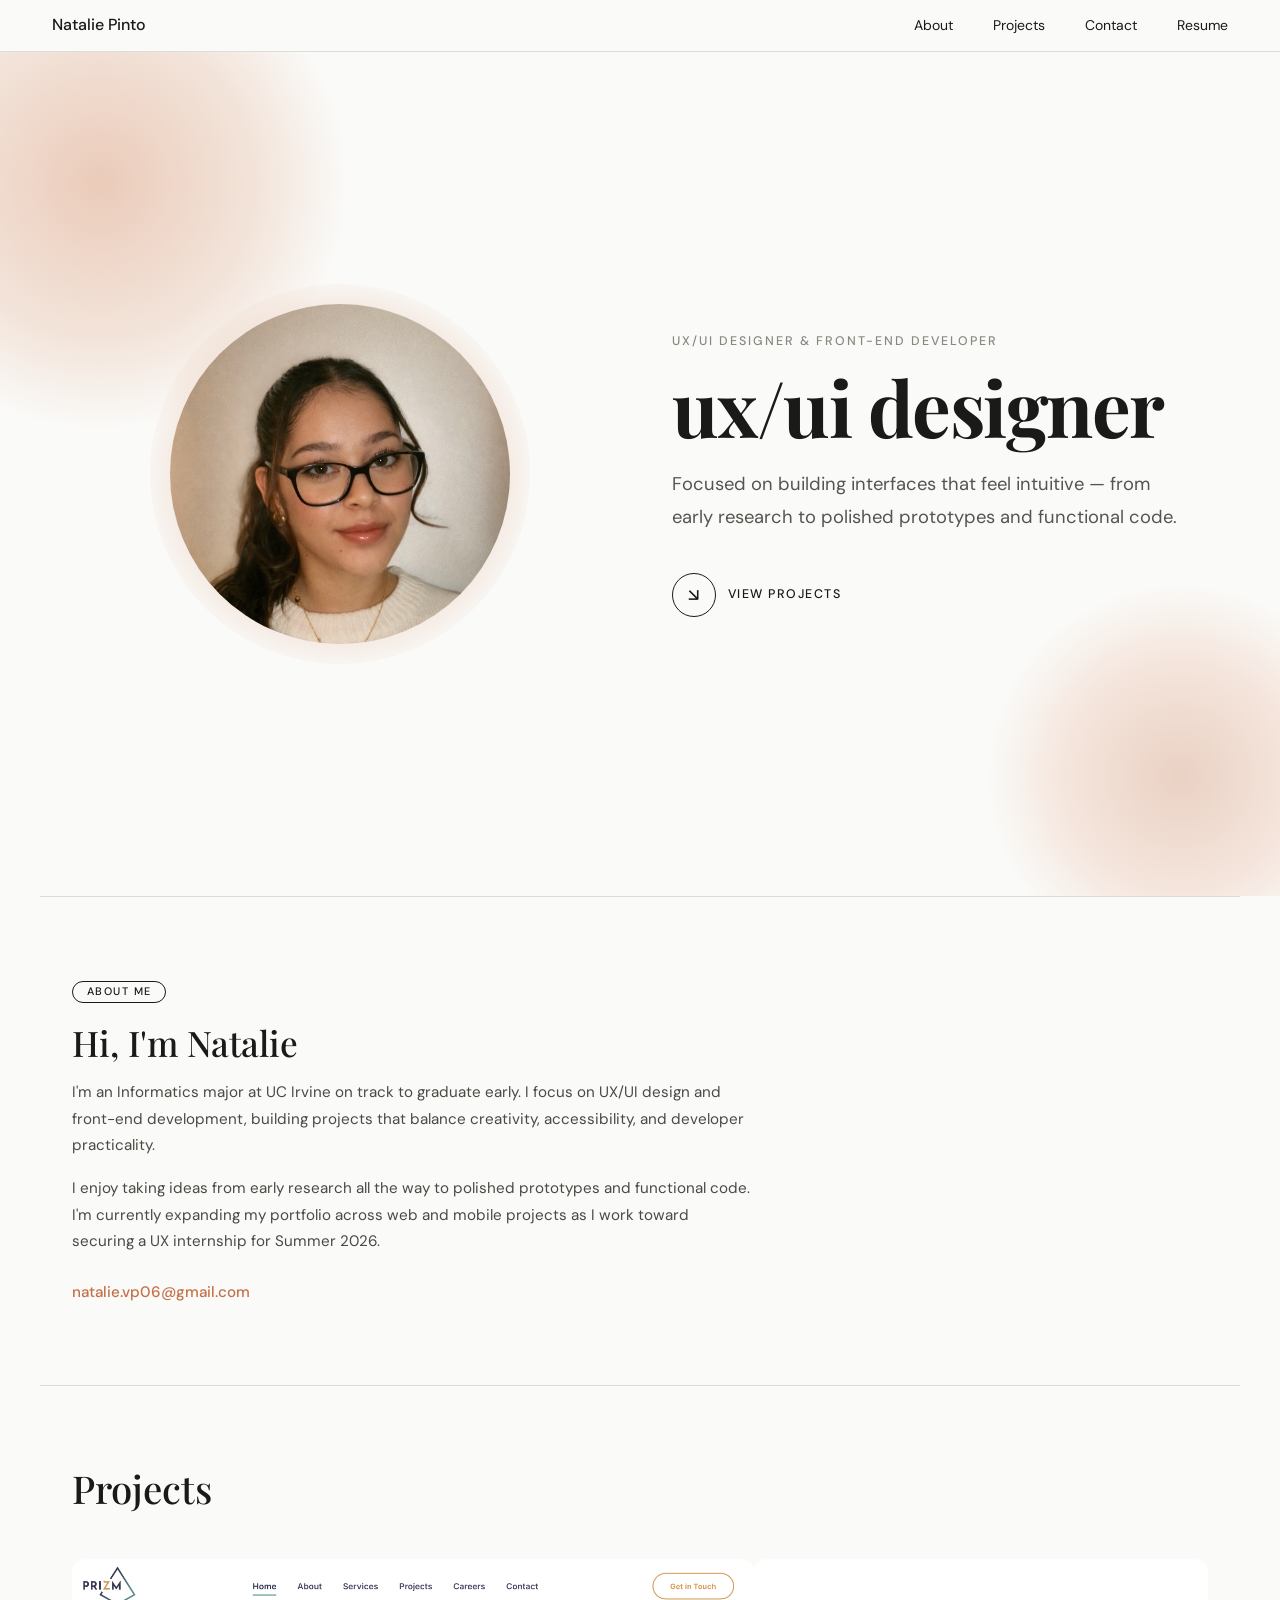
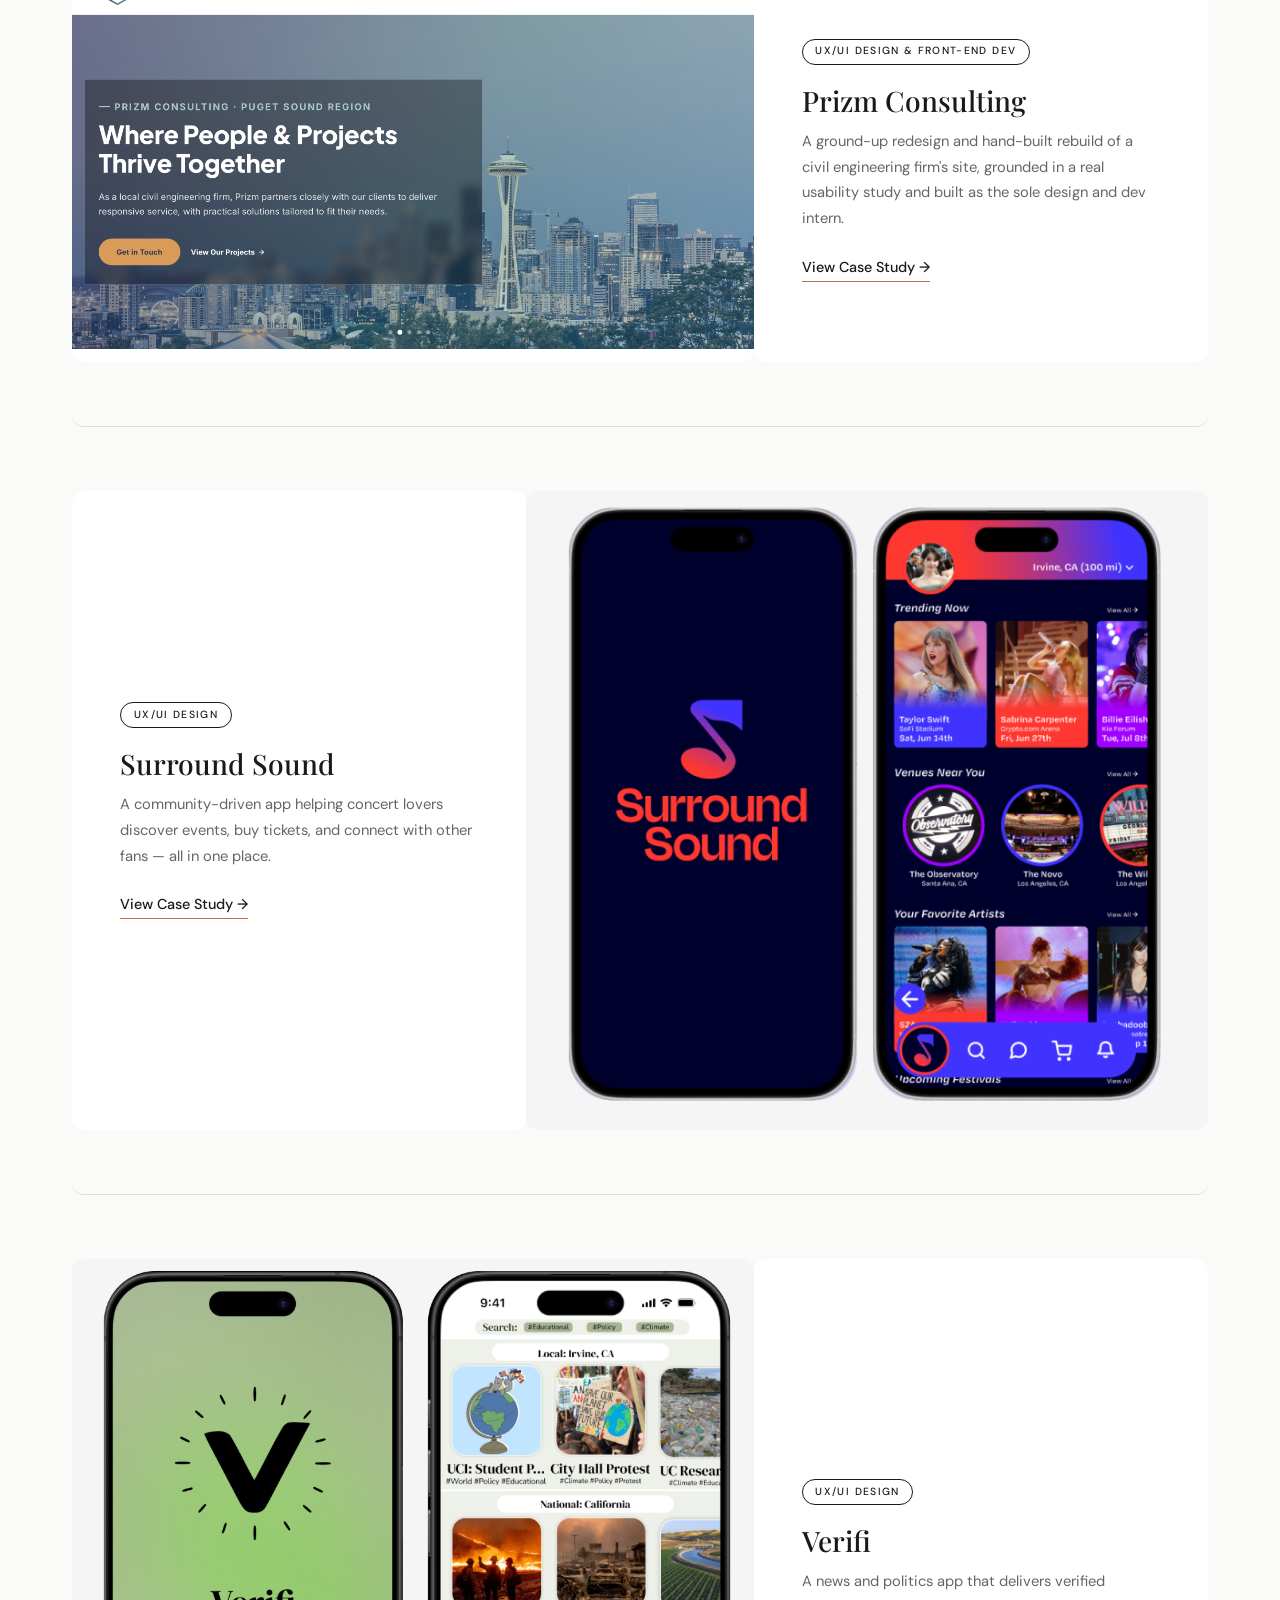
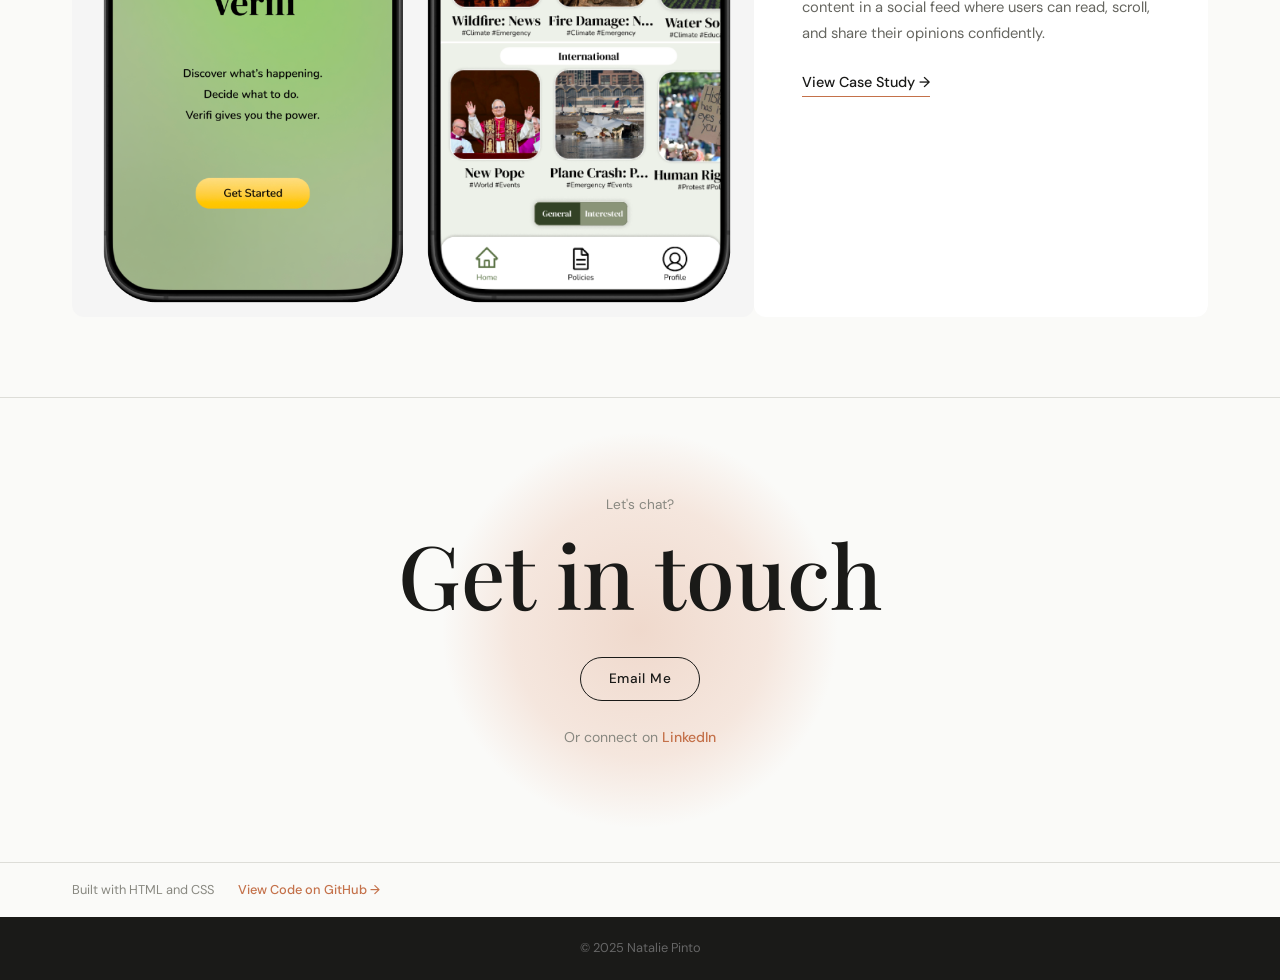
<file: index.html>
<!doctype html>
<html lang="en">
<!--
WRITTEN BY: Natalie Pinto
EMAIL: natalie.vp06@gmail.com
-->
<head>
  <meta charset="utf-8">
  <meta name="author" content="Natalie Pinto">
  <meta name="description" content="UX/UI Design Portfolio – Natalie Pinto">
  <meta name="viewport" content="width=device-width, initial-scale=1">
  <title>Natalie Pinto – UX/UI Design Portfolio</title>
  <link rel="stylesheet" href="https://cdn.jsdelivr.net/npm/bootstrap@5.3.3/dist/css/bootstrap.min.css">
  <link rel="stylesheet" href="styles.css">
  <style>
    /* Split hero overrides */
    .hero-section {
      text-align: left;
      justify-content: flex-start;
      padding: 0;
      align-items: stretch;
      min-height: calc(100vh - 56px);
    }

    .hero-split {
      display: grid;
      grid-template-columns: 1fr 1fr;
      width: 100%;
      max-width: var(--maxw);
      margin: 0 auto;
      align-items: center;
      gap: 4rem;
      padding: 5rem 2rem;
      position: relative;
      z-index: 1;
    }

    .hero-photo {
      display: flex;
      justify-content: center;
      align-items: center;
      position: relative;
    }

    .hero-photo-bg {
      position: absolute;
      width: 380px;
      height: 380px;
      border-radius: 50%;
      background: radial-gradient(circle, #D4845C 0%, #E8C4AE 55%, transparent 75%);
      opacity: 0.45;
    }

    .hero-photo img {
      position: relative;
      z-index: 1;
      width: 340px;
      height: 340px;
      border-radius: 50%;
      object-fit: cover;
      object-position: center 20%;
    }

    .hero-text-col {
      display: flex;
      flex-direction: column;
      justify-content: center;
    }

    .hero-text-col .hero-role {
      text-align: left;
    }

    .hero-text-col .hero-headline {
      text-align: left;
      font-size: clamp(3rem, 6vw, 5.5rem);
    }

    .hero-text-col .hero-sub {
      text-align: left;
      margin: 0 0 2.5rem;
    }

    @media (max-width: 820px) {
      .hero-section {
        text-align: center;
        align-items: center;
      }

      .hero-split {
        grid-template-columns: 1fr;
        gap: 2.5rem;
        padding: 4rem 1.5rem;
      }

      .hero-photo { order: 1; }
      .hero-text-col { order: 2; }

      .hero-photo-bg {
        width: 240px;
        height: 240px;
      }

      .hero-photo img {
        width: 220px;
        height: 220px;
      }

      .hero-text-col .hero-headline,
      .hero-text-col .hero-role,
      .hero-text-col .hero-sub {
        text-align: center;
      }

      .hero-cta { justify-content: center; }
    }
  </style>
</head>
<body>

  <!-- Nav -->
  <header class="sticky-top">
    <div class="container d-flex justify-content-between align-items-center">
      <h1 class="m-0">Natalie Pinto</h1>
      <nav>
        <a href="#about">About</a>
        <a href="#projects">Projects</a>
        <a href="#contact">Contact</a>
        <a href="resume.html">Resume</a>
      </nav>
    </div>
  </header>

  <!-- Hero — photo + headline side by side -->
  <div class="hero-section">
    <div class="hero-blob-1"></div>
    <div class="hero-blob-2"></div>

    <div class="hero-split">
      <!-- Photo -->
      <div class="hero-photo">
        <div class="hero-photo-bg"></div>
        <img src="images/headshot1.jpg" alt="Portrait of Natalie Pinto">
      </div>

      <!-- Text -->
      <div class="hero-text-col">
        <span class="hero-role">UX/UI Designer &amp; Front-End Developer</span>
        <span class="hero-headline">ux/ui designer</span>
        <span class="hero-sub">
          Focused on building interfaces that feel intuitive — from early research to polished prototypes and functional code.
        </span>
        <a href="#projects" class="hero-cta">
          <span class="hero-cta-circle">↘</span>
          View Projects
        </a>
      </div>
    </div>
  </div>

  <!-- About -->
  <section id="about" class="about-section" style="scroll-margin-top:80px;">
    <div class="about-text" style="grid-column: 1 / -1; max-width: 680px;">
      <h5>About me</h5>
      <h2>Hi, I'm Natalie</h2>
      <p>
        I'm an Informatics major at UC Irvine on track to graduate early.
        I focus on UX/UI design and front-end development, building projects that balance
        creativity, accessibility, and developer practicality.
      </p>
      <p>
        I enjoy taking ideas from early research all the way to polished prototypes and
        functional code. I'm currently expanding my portfolio across web and mobile projects
        as I work toward securing a UX internship for Summer 2026.
      </p>
      <p style="margin-top:1.5rem; margin-bottom:0;">
        <a href="mailto:natalie.vp06@gmail.com" style="color:var(--terracotta); font-weight:500; text-decoration:none;">natalie.vp06@gmail.com</a>
      </p>
    </div>
  </section>

  <!-- Projects -->
  <section id="projects" class="projects-section" style="scroll-margin-top:80px;">
    <h2>Projects</h2>

    <!-- Prizm Consulting — image left, text right -->
    <div class="project-row">
      <a href="prizm.html" class="project-img-link">
        <img src="images/PrizmCover.PNG" alt="Prizm Consulting Website Screenshot">
      </a>
      <div class="project-info">
        <span class="project-tag">UX/UI Design &amp; Front-End Dev</span>
        <h3>Prizm Consulting</h3>
        <p>
          A ground-up redesign and hand-built rebuild of a civil engineering firm's site,
          grounded in a real usability study and built as the sole design and dev intern.
        </p>
        <a href="prizm.html" class="project-link">View Case Study →</a>
      </div>
    </div>

    <!-- Surround Sound — text left, image right -->
    <div class="project-row project-row--flip">
      <div class="project-info">
        <span class="project-tag">UX/UI Design</span>
        <h3>Surround Sound</h3>
        <p>
          A community-driven app helping concert lovers discover events, buy tickets,
          and connect with other fans — all in one place.
        </p>
        <a href="surroundSound.html" class="project-link">View Case Study →</a>
      </div>
      <a href="surroundSound.html" class="project-img-link">
        <img src="images/SurroundSoundCover.PNG" alt="Surround Sound App Screenshot">
      </a>
    </div>

    <!-- Verifi — image left, text right -->
    <div class="project-row">
      <a href="verifi.html" class="project-img-link">
        <img src="images/VerifiCover.PNG" alt="Verifi App Screenshot">
      </a>
      <div class="project-info">
        <span class="project-tag">UX/UI Design</span>
        <h3>Verifi</h3>
        <p>
          A news and politics app that delivers verified content in a social feed where
          users can read, scroll, and share their opinions confidently.
        </p>
        <a href="verifi.html" class="project-link">View Case Study →</a>
      </div>
    </div>
  </section>

  <!-- Contact -->
  <section id="contact" class="contact-section" style="scroll-margin-top:80px;">
    <div class="contact-blob"></div>
    <div class="contact-inner">
      <span class="contact-eyebrow">Let's chat?</span>
      <h2>Get in touch</h2>
      <a href="mailto:natalie.vp06@gmail.com" class="contact-btn">Email Me</a>
      <p style="margin-top:1.5rem; font-size:0.88rem; color:var(--muted);">
        Or connect on <a href="https://www.linkedin.com/in/natalievpinto/" target="_blank" rel="noopener" style="color:var(--terracotta); font-weight:500; text-decoration:none;">LinkedIn</a>
      </p>
    </div>
  </section>

  <!-- Tools strip -->
  <div class="tools">
    <div class="tech-stack">
      <p>Built with HTML and CSS</p>
      <a href="https://github.com/natpinto/natpinto" target="_blank" rel="noopener">View Code on GitHub →</a>
    </div>
  </div>

  <footer>
    <p>© 2025 Natalie Pinto</p>
  </footer>

</body>
</html>
</file>
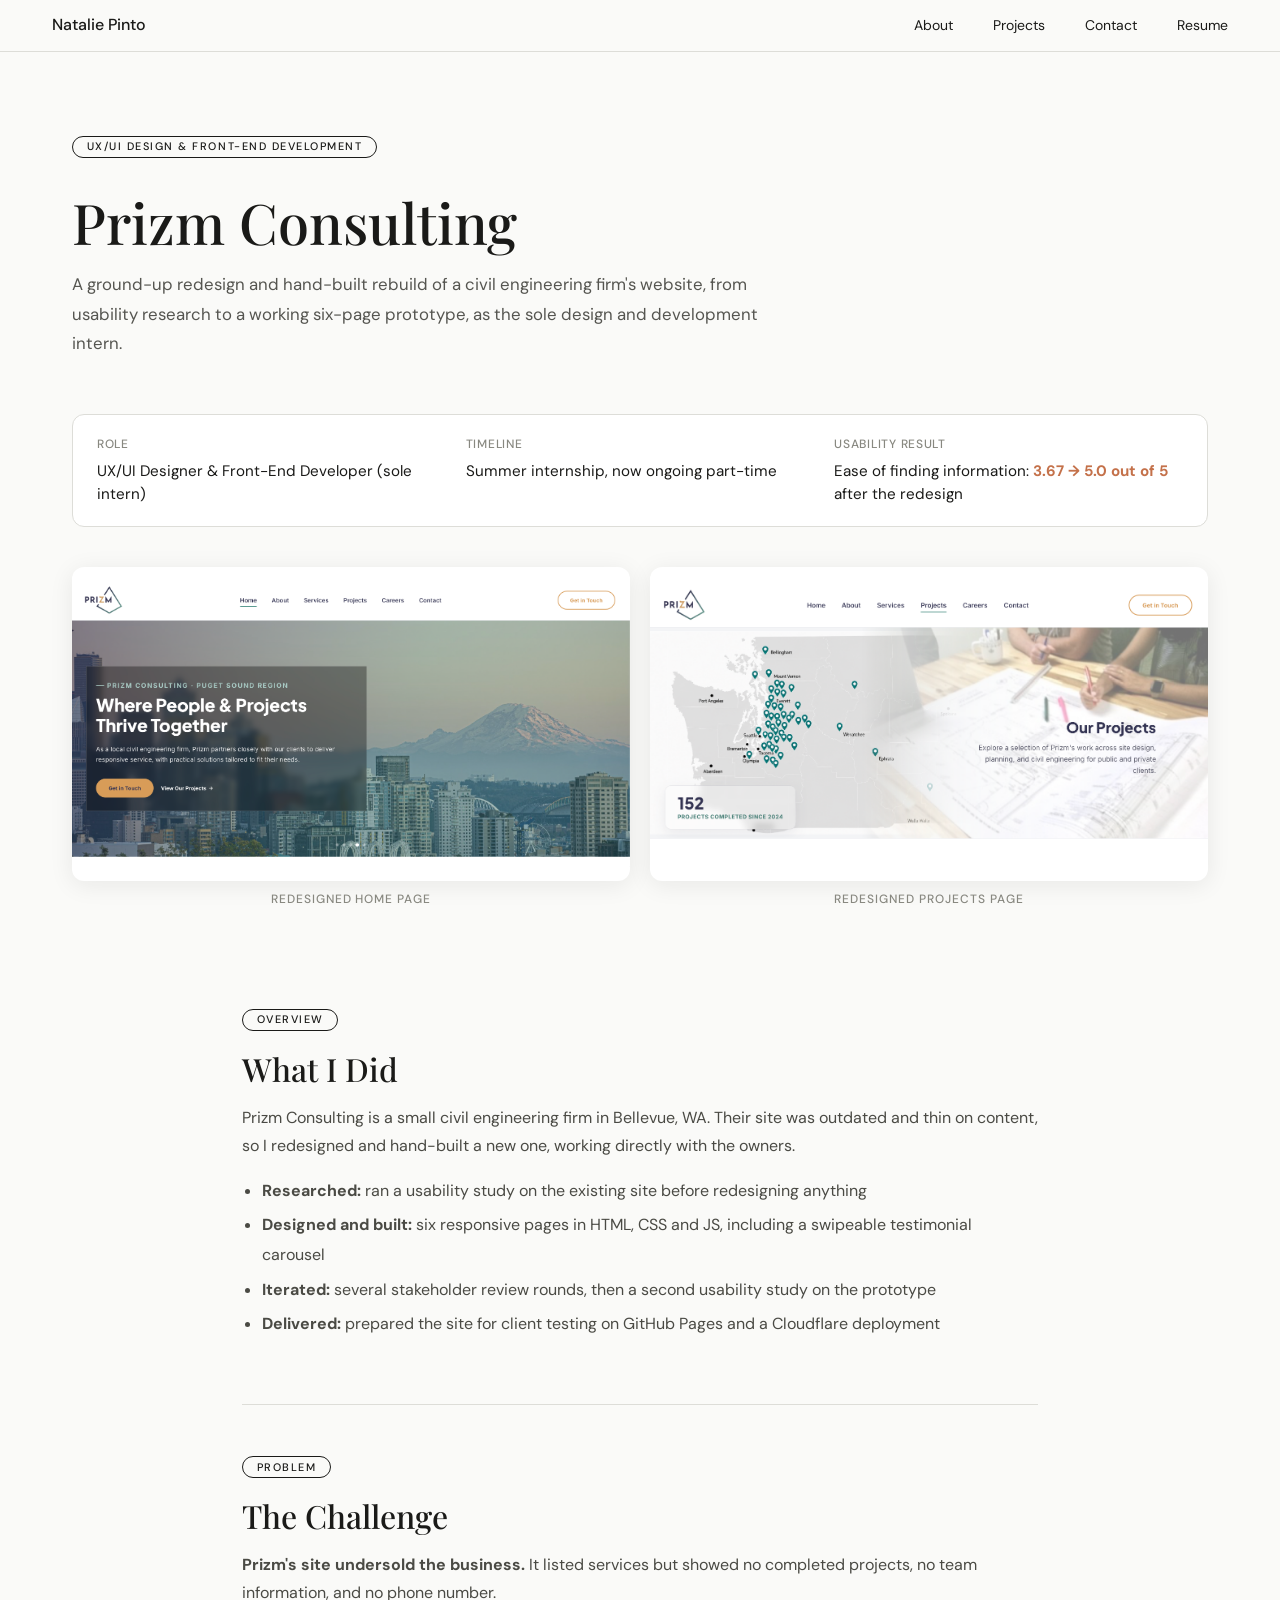
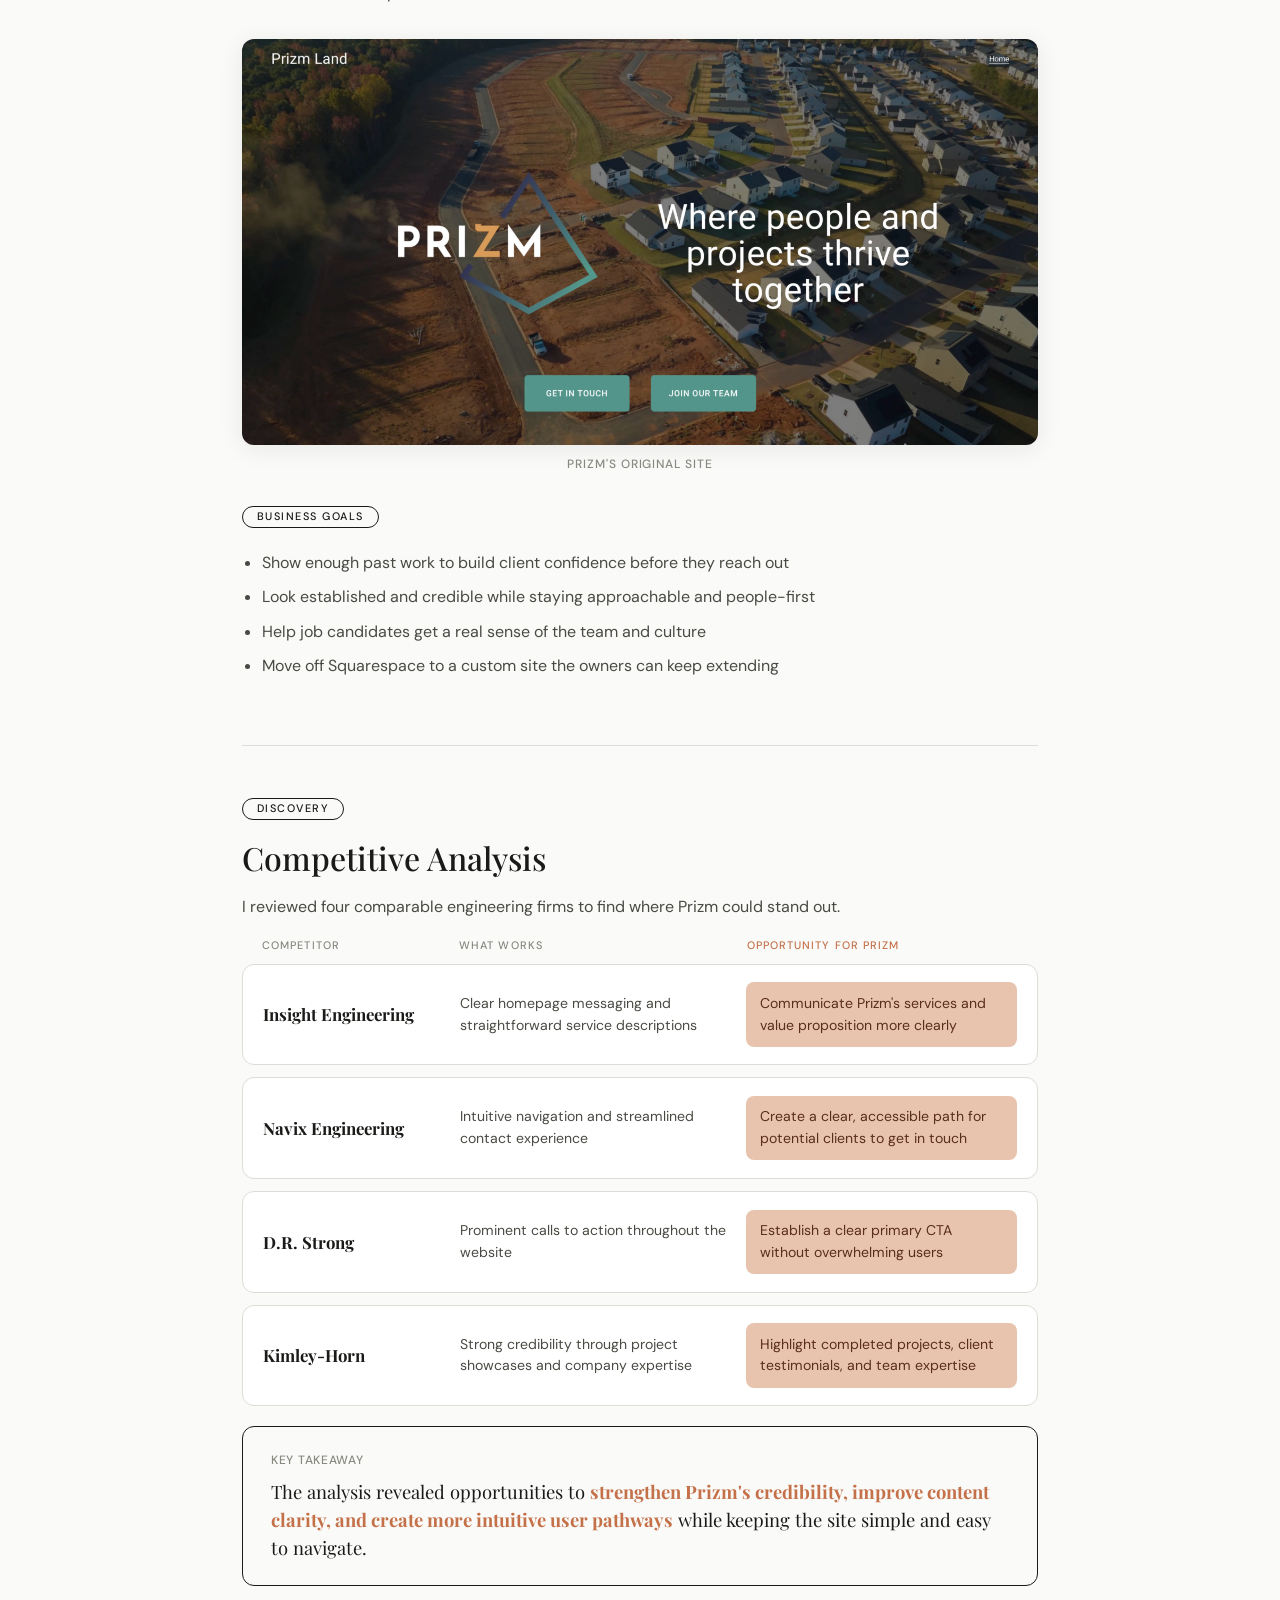
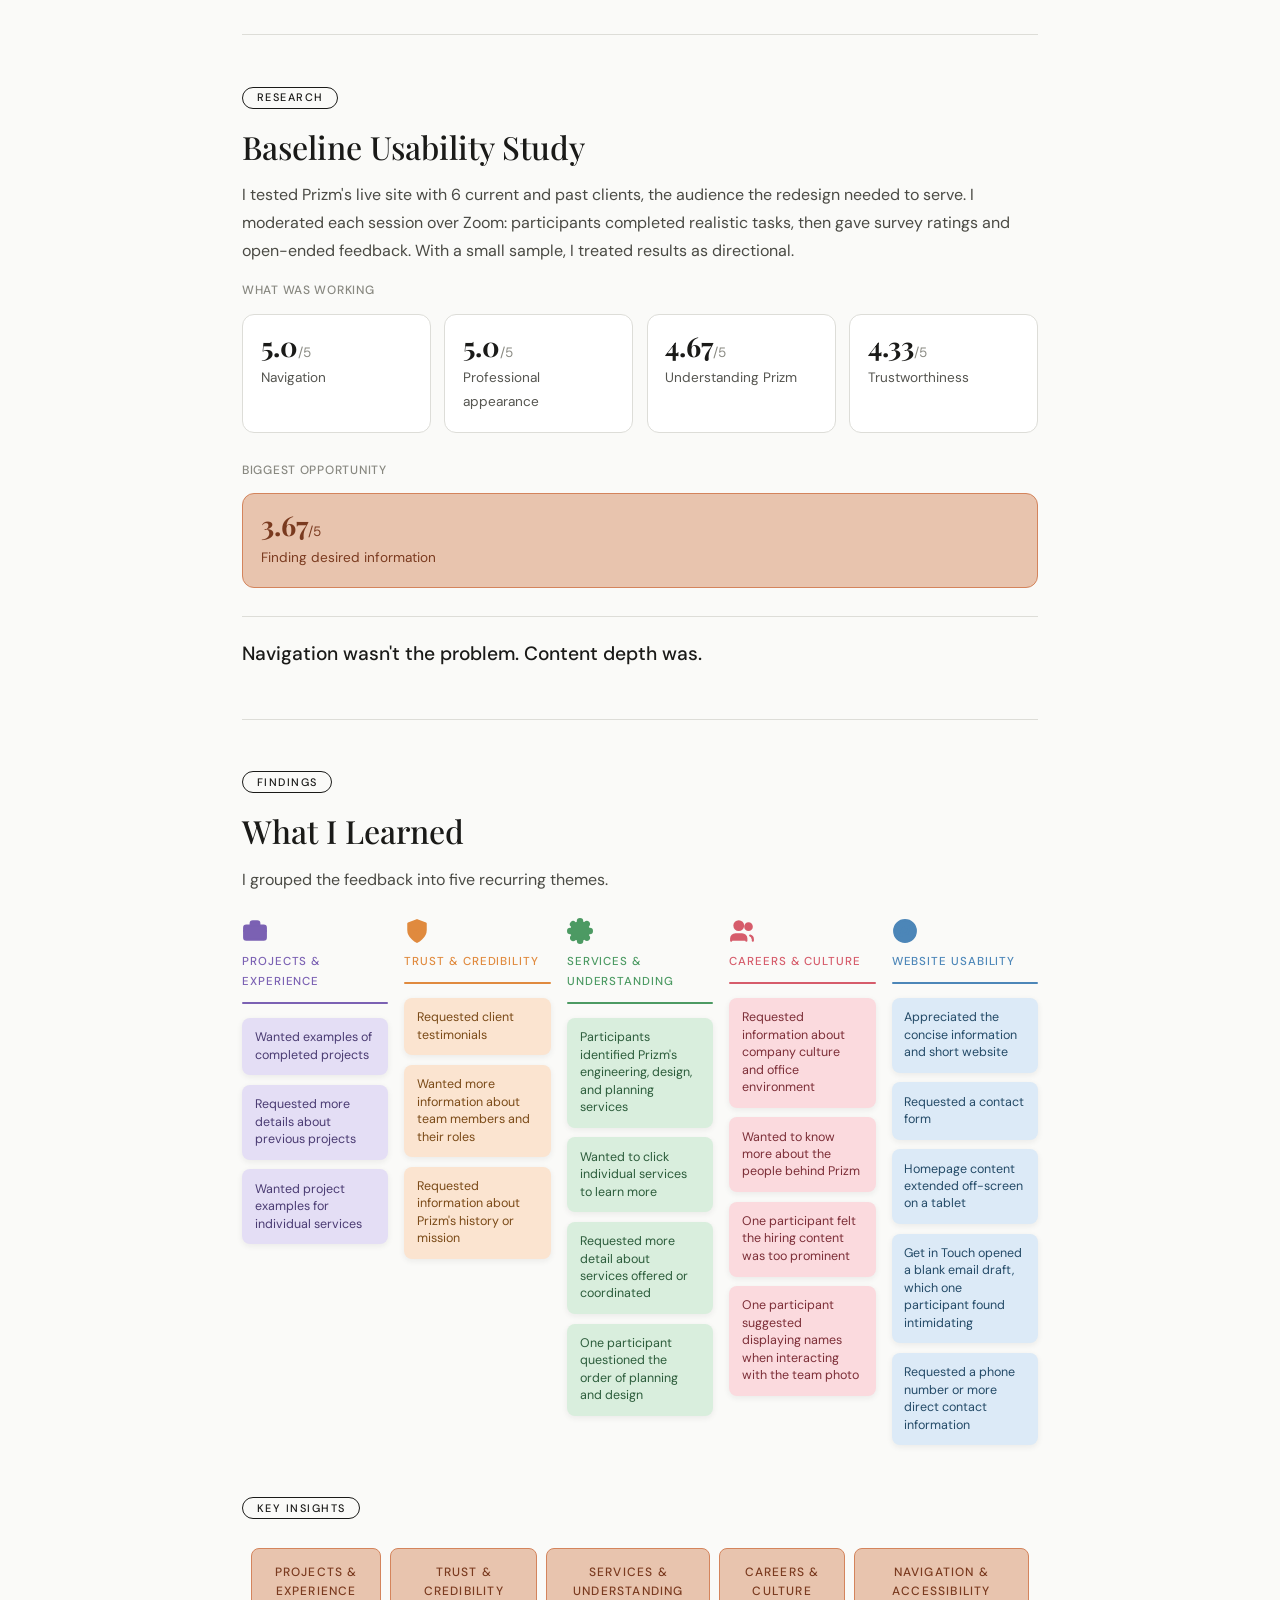
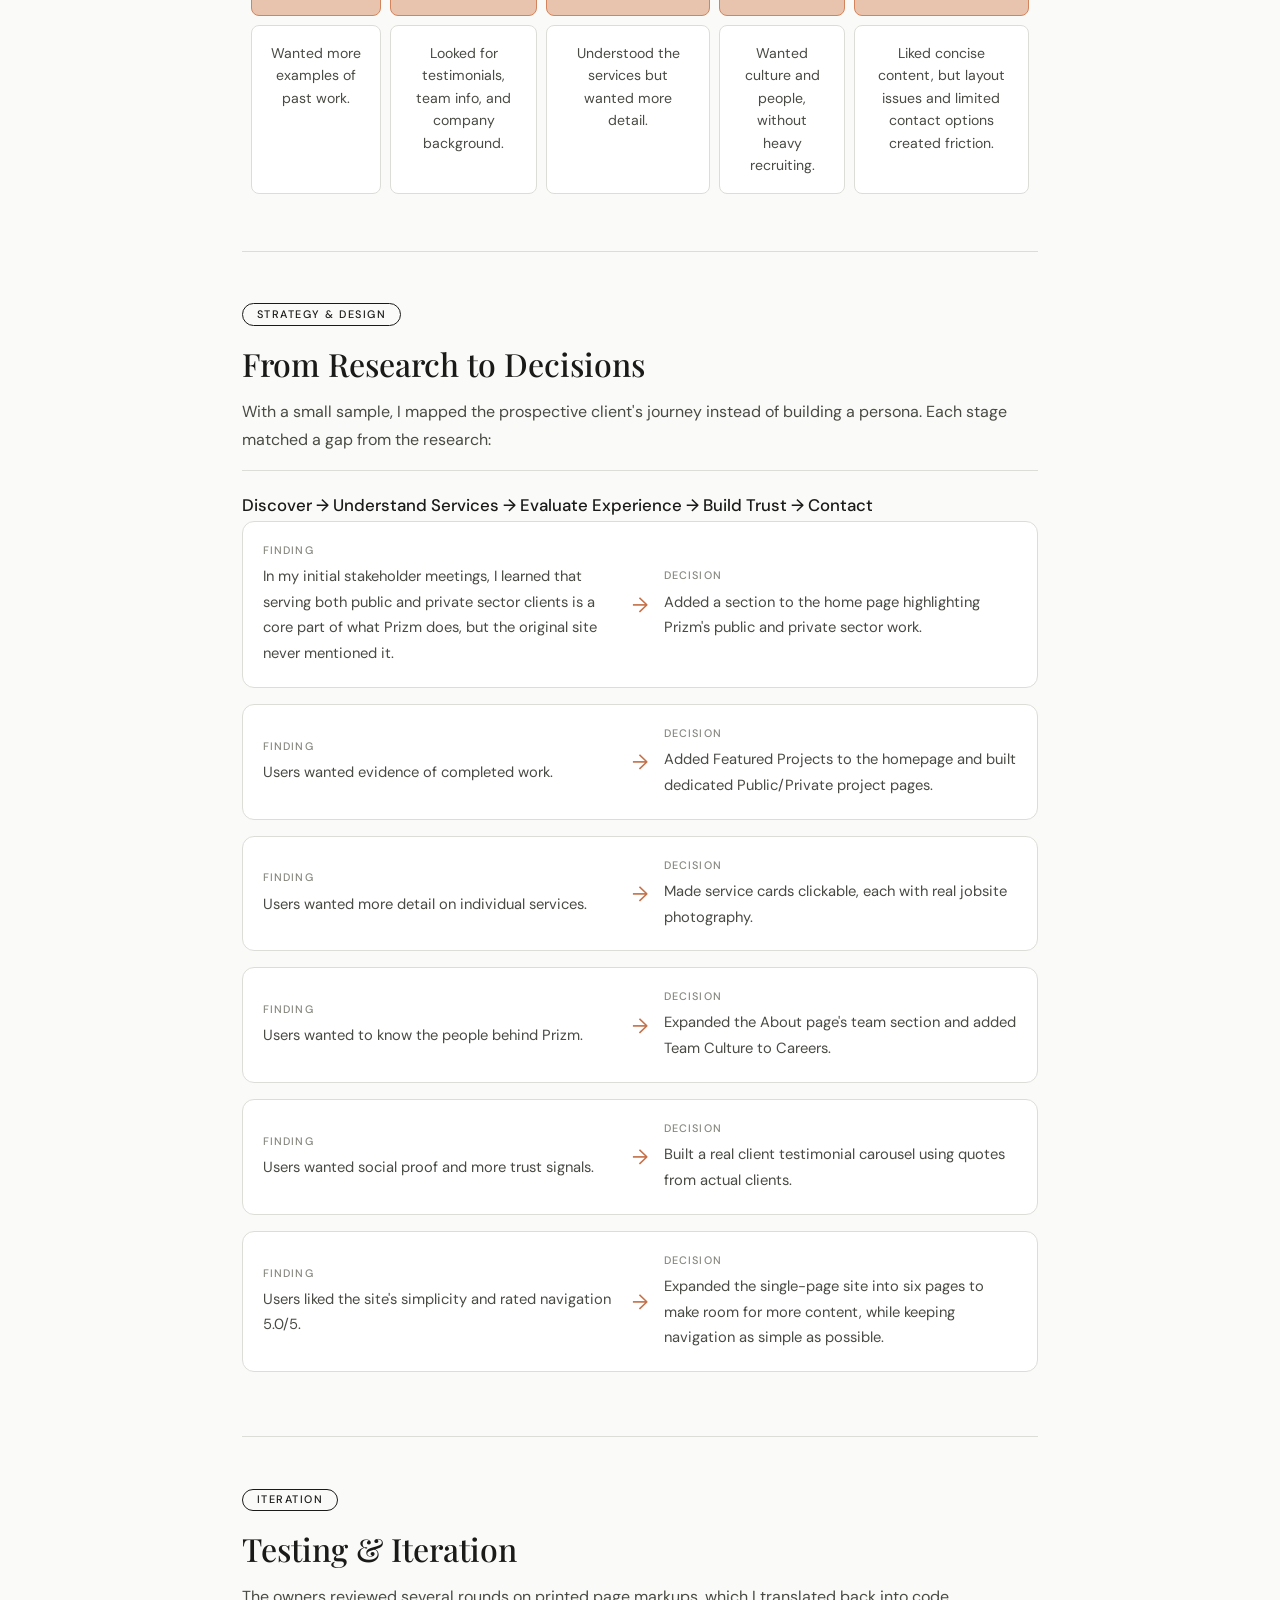
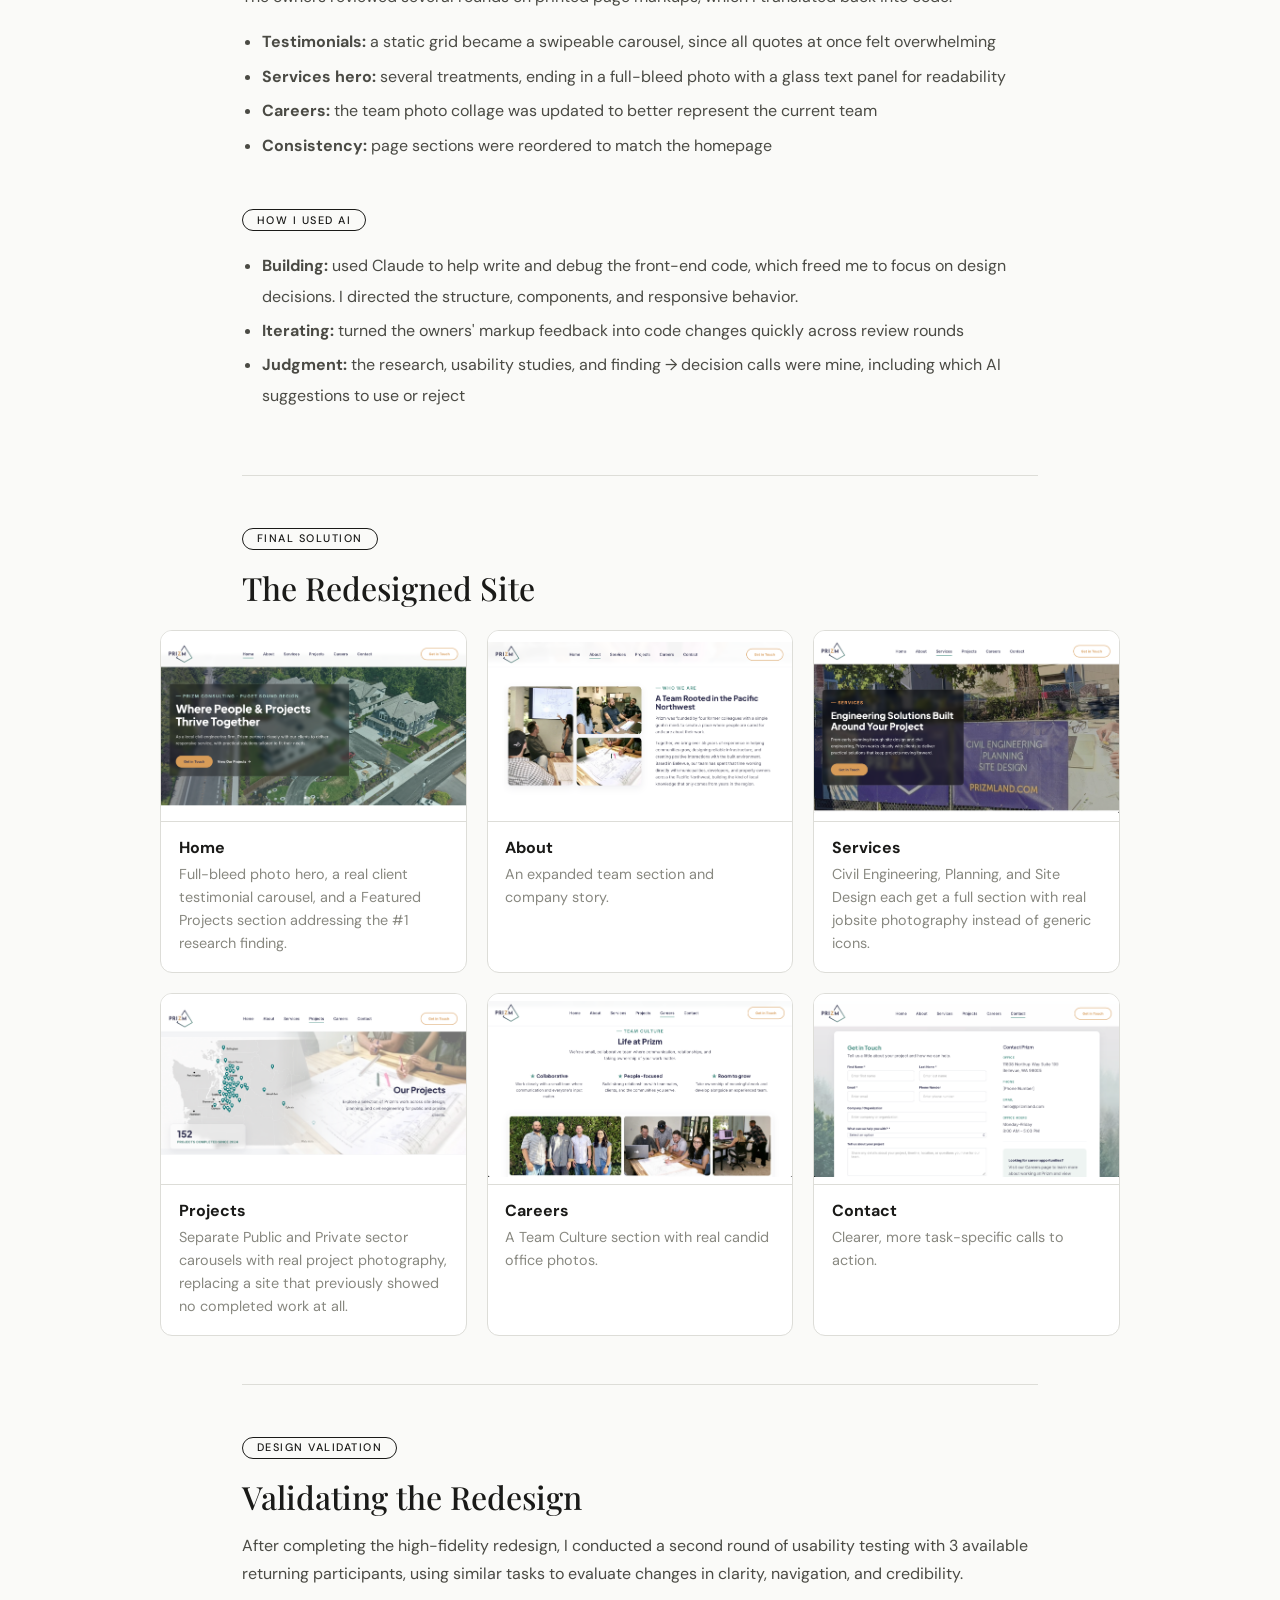
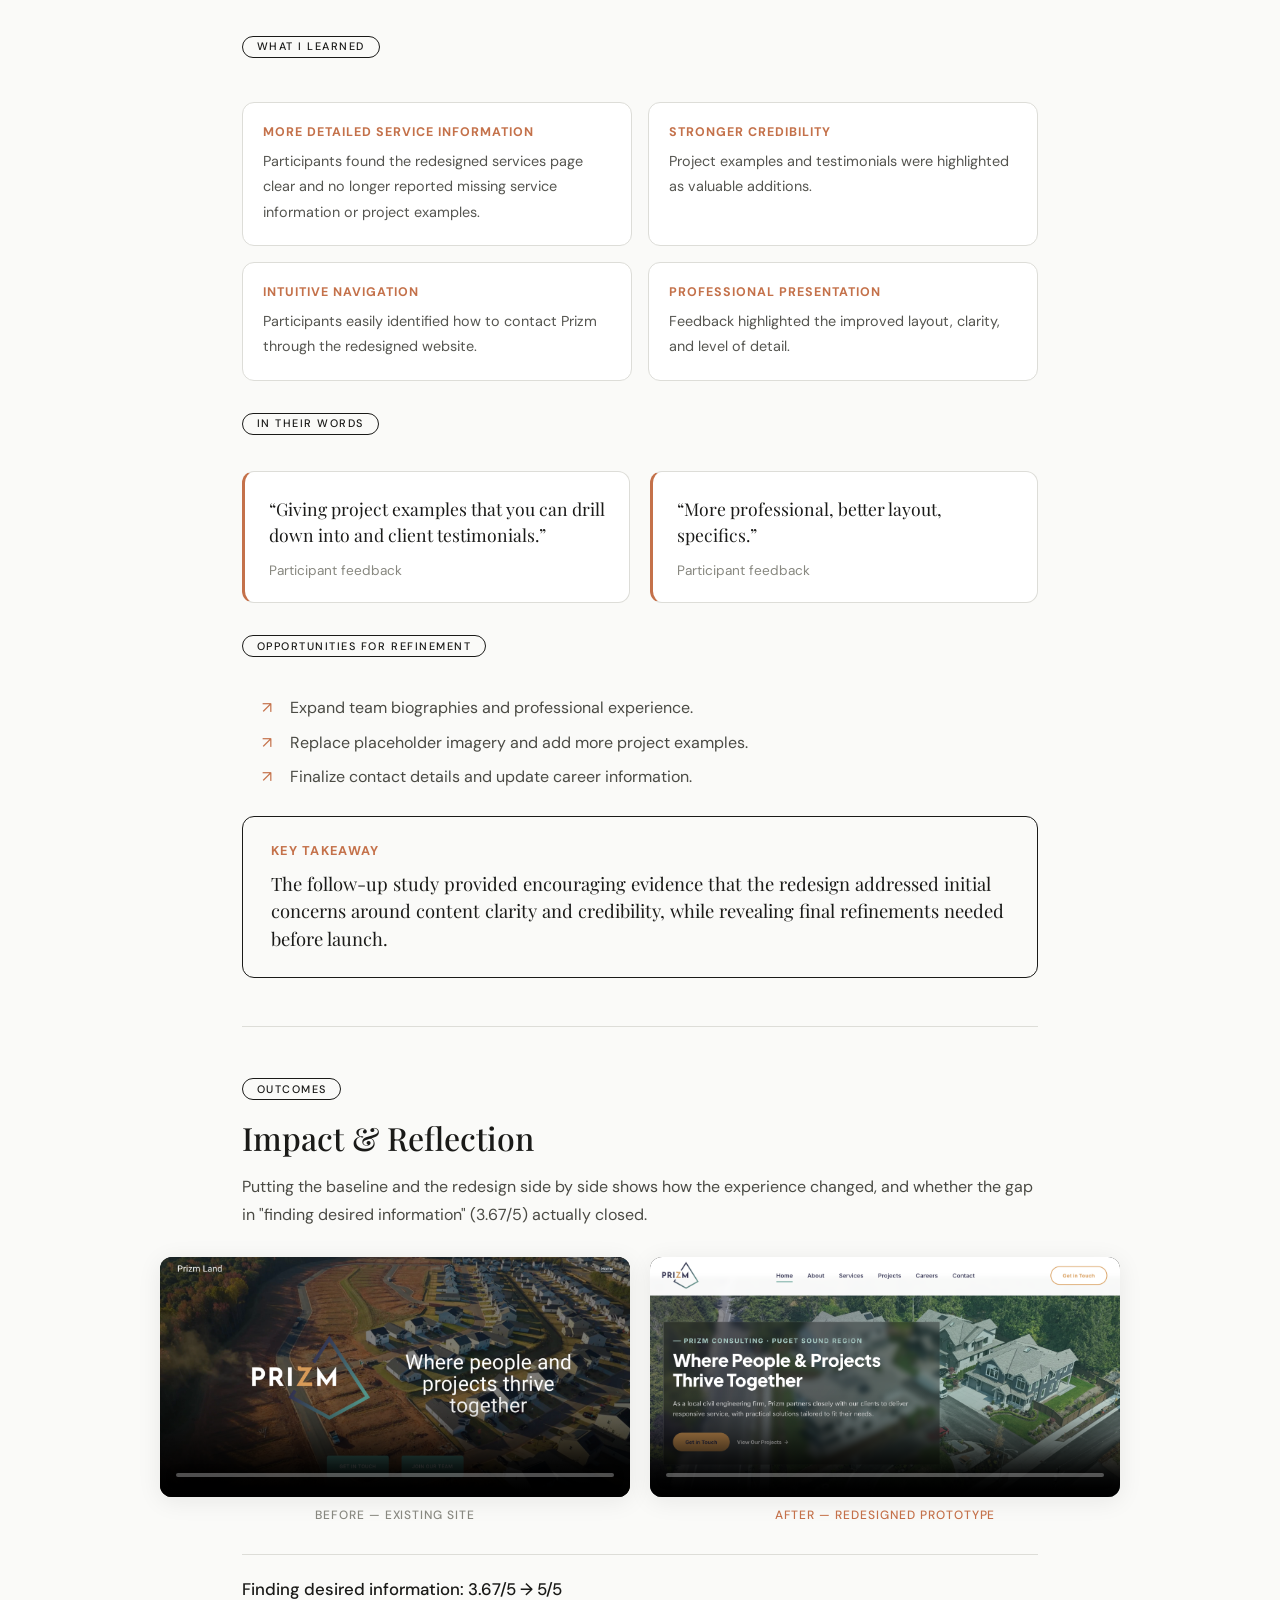
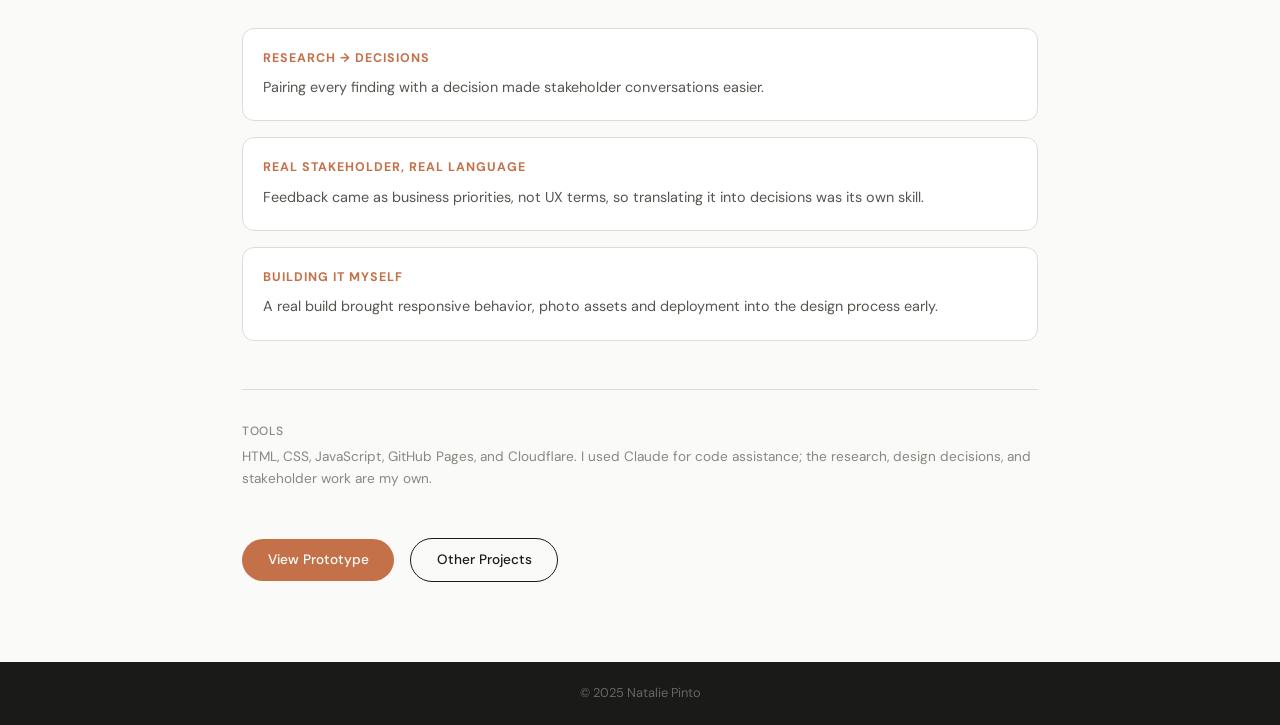
<file: prizm.html>
<!doctype html>
<html lang="en">
<head>
  <meta charset="utf-8">
  <title>Prizm Consulting – Case Study | Natalie Pinto</title>
  <meta name="viewport" content="width=device-width, initial-scale=1">
  <link rel="stylesheet" href="https://cdn.jsdelivr.net/npm/bootstrap@5.3.3/dist/css/bootstrap.min.css">
  <link rel="stylesheet" href="styles.css">
</head>
<body>

  <header class="sticky-top">
    <div class="container d-flex justify-content-between align-items-center">
      <h1 class="m-0">Natalie Pinto</h1>
      <nav>
        <a href="index.html#about">About</a>
        <a href="index.html#projects">Projects</a>
        <a href="index.html#contact">Contact</a>
        <a href="resume.html">Resume</a>
      </nav>
    </div>
  </header>

  <!-- Case study hero -->
  <div class="case-hero-split">
    <div class="case-hero-text">
      <h5>UX/UI Design &amp; Front-End Development</h5>
      <h2>Prizm Consulting</h2>
      <p>
        A ground-up redesign and hand-built rebuild of a civil engineering firm's website, from
        usability research to a working six-page prototype, as the sole design and development intern.
      </p>
    </div>

    <div class="case-glance">
      <div>
        <span class="stat-label">Role</span>
        <p>UX/UI Designer &amp; Front-End Developer (sole intern)</p>
      </div>
      <div>
        <span class="stat-label">Timeline</span>
        <p>Summer internship, now ongoing part-time</p>
      </div>
      <div>
        <span class="stat-label">Usability result</span>
        <p>Ease of finding information: <strong>3.67 → 5.0 out of 5</strong> after the redesign</p>
      </div>
    </div>
    <div class="case-hero-images">
      <figure class="hero-fig">
        <div class="hero-frame hero-frame--zoom">
          <img src="images/PrizmHero.PNG" alt="Prizm Consulting homepage preview" onerror="this.closest('figure').style.display='none'">
        </div>
        <figcaption>Redesigned home page</figcaption>
      </figure>
      <figure class="hero-fig">
        <div class="hero-frame">
          <img src="images/PrizmProjects.PNG" alt="Prizm Consulting 'Who We Serve' section" onerror="this.closest('figure').style.display='none'">
        </div>
        <figcaption>Redesigned projects page</figcaption>
      </figure>
    </div>  </div>

  <nav class="section-nav" id="sectionNav" aria-label="Case study sections">
    <a href="#overview">Overview</a>
    <a href="#problem">Problem</a>
    <a href="#discovery">Discovery</a>
    <a href="#research">Research</a>
    <a href="#findings">Findings</a>
    <a href="#design">Design</a>
    <a href="#iteration">Iteration</a>
    <a href="#solution">Solution</a>
    <a href="#validation">Validation</a>
    <a href="#outcomes">Outcomes</a>
  </nav>

  <div class="case-body">

    <section id="overview">
      <h5>Overview</h5>
      <h2>What I Did</h2>
      <p>
        Prizm Consulting is a small civil engineering firm in Bellevue, WA. Their site was outdated and
        thin on content, so I redesigned and hand-built a new one, working directly with the owners.
      </p>
      <ul>
        <li><strong>Researched:</strong> ran a usability study on the existing site before redesigning anything</li>
        <li><strong>Designed and built:</strong> six responsive pages in HTML, CSS and JS, including a swipeable testimonial carousel</li>
        <li><strong>Iterated:</strong> several stakeholder review rounds, then a second usability study on the prototype</li>
        <li><strong>Delivered:</strong> prepared the site for client testing on GitHub Pages and a Cloudflare deployment</li>
      </ul>
    </section>

    <section id="problem">
      <h5>Problem</h5>
      <h2>The Challenge</h2>
      <p>
        <strong>Prizm's site undersold the business.</strong> It listed services but showed no completed
        projects, no team information, and no phone number.
      </p>
      <figure class="mockups" style="margin:2rem 0 0;">
        <img src="images/PrizmOldSite.PNG" alt="Prizm's original website homepage before the redesign" onerror="this.parentElement.style.display='none'">
        <figcaption style="font-family:'DM Sans',sans-serif; font-size:0.75rem; font-weight:500; letter-spacing:0.08em; text-transform:uppercase; color:var(--muted); margin-top:0.6rem;">Prizm's original site</figcaption>
      </figure>
      <h5 style="margin-top:2rem;">Business Goals</h5>
      <ul>
        <li>Show enough past work to build client confidence before they reach out</li>
        <li>Look established and credible while staying approachable and people-first</li>
        <li>Help job candidates get a real sense of the team and culture</li>
        <li>Move off Squarespace to a custom site the owners can keep extending</li>
      </ul>
    </section>

    <section id="discovery">
      <h5>Discovery</h5>
      <h2>Competitive Analysis</h2>
      <p>
        I reviewed four comparable engineering firms to find where Prizm could stand out.
      </p>

      <div class="comp-head">
        <span>Competitor</span><span>What works</span><span>Opportunity for Prizm</span>
      </div>

      <div class="comp-row">
        <div class="comp-name">Insight Engineering</div>
        <p>Clear homepage messaging and straightforward service descriptions</p>
        <p class="comp-opp">Communicate Prizm's services and value proposition more clearly</p>
      </div>
      <div class="comp-row">
        <div class="comp-name">Navix Engineering</div>
        <p>Intuitive navigation and streamlined contact experience</p>
        <p class="comp-opp">Create a clear, accessible path for potential clients to get in touch</p>
      </div>
      <div class="comp-row">
        <div class="comp-name">D.R. Strong</div>
        <p>Prominent calls to action throughout the website</p>
        <p class="comp-opp">Establish a clear primary CTA without overwhelming users</p>
      </div>
      <div class="comp-row">
        <div class="comp-name">Kimley-Horn</div>
        <p>Strong credibility through project showcases and company expertise</p>
        <p class="comp-opp">Highlight completed projects, client testimonials, and team expertise</p>
      </div>

      <div class="comp-takeaway">
        <span class="stat-label">Key takeaway</span>
        <p>The analysis revealed opportunities to <strong>strengthen Prizm's credibility, improve content clarity, and create more intuitive user pathways</strong> while keeping the site simple and easy to navigate.</p>
      </div>
    </section>

    <section id="research">
      <h5>Research</h5>
      <h2>Baseline Usability Study</h2>
      <p>
        I tested Prizm's live site with 6 current and past clients, the audience the redesign needed to
        serve. I moderated each session over Zoom: participants completed realistic tasks, then gave
        survey ratings and open-ended feedback. With a small sample, I treated results as directional.
      </p>

      <span class="stat-label">What was working</span>
      <div class="stat-grid">
        <div class="stat-card">
          <div class="stat-value">5.0<span>/5</span></div>
          <p class="stat-name">Navigation</p>
        </div>
        <div class="stat-card">
          <div class="stat-value">5.0<span>/5</span></div>
          <p class="stat-name">Professional appearance</p>
        </div>
        <div class="stat-card">
          <div class="stat-value">4.67<span>/5</span></div>
          <p class="stat-name">Understanding Prizm</p>
        </div>
        <div class="stat-card">
          <div class="stat-value">4.33<span>/5</span></div>
          <p class="stat-name">Trustworthiness</p>
        </div>
      </div>

      <span class="stat-label">Biggest opportunity</span>
      <div class="stat-grid">
        <div class="stat-card stat-card--flag">
          <div class="stat-value">3.67<span>/5</span></div>
          <p class="stat-name">Finding desired information</p>
        </div>
      </div>

      <p class="stat-callout">Navigation wasn't the problem. Content depth was.</p>
    </section>

    <section id="findings">
      <h5>Findings</h5>
      <h2>What I Learned</h2>
      <p>
        I grouped the feedback into five recurring themes.
      </p>

      <div class="affinity-board">
        <div class="aff-purple">
          <svg class="affinity-col-icon" viewBox="0 0 24 24" fill="none" stroke="currentColor" stroke-width="2" stroke-linecap="round" stroke-linejoin="round"><rect x="2" y="7" width="20" height="13" rx="2"/><path d="M16 7V5a2 2 0 0 0-2-2h-4a2 2 0 0 0-2 2v2"/><path d="M2 12h20"/></svg>
          <p class="affinity-col-title">Projects &amp; Experience</p>
          <div class="affinity-col-rule"></div>
          <div class="affinity-notes">
            <div class="affinity-note">Wanted examples of completed projects</div>
            <div class="affinity-note">Requested more details about previous projects</div>
            <div class="affinity-note">Wanted project examples for individual services</div>          </div>
        </div>

        <div class="aff-orange">
          <svg class="affinity-col-icon" viewBox="0 0 24 24" fill="none" stroke="currentColor" stroke-width="2" stroke-linecap="round" stroke-linejoin="round"><path d="M12 22s8-4 8-11V5l-8-3-8 3v6c0 7 8 11 8 11z"/><path d="m9 12 2 2 4-4"/></svg>
          <p class="affinity-col-title">Trust &amp; Credibility</p>
          <div class="affinity-col-rule"></div>
          <div class="affinity-notes">
            <div class="affinity-note">Requested client testimonials</div>
            <div class="affinity-note">Wanted more information about team members and their roles</div>
            <div class="affinity-note">Requested information about Prizm's history or mission</div>          </div>
        </div>

        <div class="aff-green">
          <svg class="affinity-col-icon" viewBox="0 0 24 24" fill="none" stroke="currentColor" stroke-width="2" stroke-linecap="round" stroke-linejoin="round"><circle cx="12" cy="12" r="3"/><path d="M19.4 15a1.65 1.65 0 0 0 .33 1.82l.06.06a2 2 0 1 1-2.83 2.83l-.06-.06a1.65 1.65 0 0 0-1.82-.33 1.65 1.65 0 0 0-1 1.51V21a2 2 0 0 1-4 0v-.09A1.65 1.65 0 0 0 9 19.4a1.65 1.65 0 0 0-1.82.33l-.06.06a2 2 0 1 1-2.83-2.83l.06-.06a1.65 1.65 0 0 0 .33-1.82 1.65 1.65 0 0 0-1.51-1H3a2 2 0 0 1 0-4h.09A1.65 1.65 0 0 0 4.6 9a1.65 1.65 0 0 0-.33-1.82l-.06-.06a2 2 0 1 1 2.83-2.83l.06.06a1.65 1.65 0 0 0 1.82.33H9a1.65 1.65 0 0 0 1-1.51V3a2 2 0 0 1 4 0v.09a1.65 1.65 0 0 0 1 1.51 1.65 1.65 0 0 0 1.82-.33l.06-.06a2 2 0 1 1 2.83 2.83l-.06.06a1.65 1.65 0 0 0-.33 1.82V9a1.65 1.65 0 0 0 1.51 1H21a2 2 0 0 1 0 4h-.09a1.65 1.65 0 0 0-1.51 1z"/></svg>
          <p class="affinity-col-title">Services &amp; Understanding</p>
          <div class="affinity-col-rule"></div>
          <div class="affinity-notes">
            <div class="affinity-note">Participants identified Prizm's engineering, design, and planning services</div>
            <div class="affinity-note">Wanted to click individual services to learn more</div>
            <div class="affinity-note">Requested more detail about services offered or coordinated</div>
            <div class="affinity-note">One participant questioned the order of planning and design</div>
          </div>
        </div>

        <div class="aff-pink">
          <svg class="affinity-col-icon" viewBox="0 0 24 24" fill="none" stroke="currentColor" stroke-width="2" stroke-linecap="round" stroke-linejoin="round"><circle cx="9" cy="7" r="4"/><path d="M2 21v-2a4 4 0 0 1 4-4h6a4 4 0 0 1 4 4v2"/><circle cx="18" cy="8" r="3"/><path d="M22 21v-1.5a3.5 3.5 0 0 0-2.5-3.35"/></svg>
          <p class="affinity-col-title">Careers &amp; Culture</p>
          <div class="affinity-col-rule"></div>
          <div class="affinity-notes">
            <div class="affinity-note">Requested information about company culture and office environment</div>
            <div class="affinity-note">Wanted to know more about the people behind Prizm</div>
            <div class="affinity-note">One participant felt the hiring content was too prominent</div>
            <div class="affinity-note">One participant suggested displaying names when interacting with the team photo</div>
          </div>
        </div>

        <div class="aff-blue">
          <svg class="affinity-col-icon" viewBox="0 0 24 24" fill="none" stroke="currentColor" stroke-width="2" stroke-linecap="round" stroke-linejoin="round"><circle cx="12" cy="12" r="10"/><polygon points="16.24 7.76 14.12 14.12 7.76 16.24 9.88 9.88 16.24 7.76"/></svg>
          <p class="affinity-col-title">Website Usability</p>
          <div class="affinity-col-rule"></div>
          <div class="affinity-notes">
            <div class="affinity-note">Appreciated the concise information and short website</div>
            <div class="affinity-note">Requested a contact form</div>
            <div class="affinity-note">Homepage content extended off-screen on a tablet</div>            <div class="affinity-note">Get in Touch opened a blank email draft, which one participant found intimidating</div>
            <div class="affinity-note">Requested a phone number or more direct contact information</div>
          </div>
        </div>
      </div>

      <h5 style="margin-top:2rem;">Key Insights</h5>
      <div class="table-responsive">
        <table class="key-insights">
          <thead>
            <tr>
              <th>Projects &amp; Experience</th>
              <th>Trust &amp; Credibility</th>
              <th>Services &amp; Understanding</th>
              <th>Careers &amp; Culture</th>
              <th>Navigation &amp; Accessibility</th>
            </tr>
          </thead>
          <tbody>
            <tr>
              <td>Wanted more examples of past work.</td>
              <td>Looked for testimonials, team info, and company background.</td>
              <td>Understood the services but wanted more detail.</td>
              <td>Wanted culture and people, without heavy recruiting.</td>
              <td>Liked concise content, but layout issues and limited contact options created friction.</td>
            </tr>
          </tbody>
        </table>
      </div>
    </section>

    <section id="design">
      <h5>Strategy &amp; Design</h5>
      <h2>From Research to Decisions</h2>
      <p>
        With a small sample, I mapped the prospective client's journey instead of building a persona.
        Each stage matched a gap from the research:
      </p>
      <p class="stat-callout" style="font-size:1.05rem;">Discover → Understand Services → Evaluate Experience → Build Trust → Contact</p>

      <div class="finding-decision">
        <div><span class="fd-label">Finding</span><p>In my initial stakeholder meetings, I learned that serving both public and private sector clients is a core part of what Prizm does, but the original site never mentioned it.</p></div>
        <div class="fd-arrow">→</div>
        <div><span class="fd-label">Decision</span><p>Added a section to the home page highlighting Prizm's public and private sector work.</p></div>
      </div>

      <div class="finding-decision">
        <div><span class="fd-label">Finding</span><p>Users wanted evidence of completed work.</p></div>
        <div class="fd-arrow">→</div>
        <div><span class="fd-label">Decision</span><p>Added Featured Projects to the homepage and built dedicated Public/Private project pages.</p></div>
      </div>

      <div class="finding-decision">
        <div><span class="fd-label">Finding</span><p>Users wanted more detail on individual services.</p></div>
        <div class="fd-arrow">→</div>
        <div><span class="fd-label">Decision</span><p>Made service cards clickable, each with real jobsite photography.</p></div>
      </div>

      <div class="finding-decision">
        <div><span class="fd-label">Finding</span><p>Users wanted to know the people behind Prizm.</p></div>
        <div class="fd-arrow">→</div>
        <div><span class="fd-label">Decision</span><p>Expanded the About page's team section and added Team Culture to Careers.</p></div>
      </div>

      <div class="finding-decision">
        <div><span class="fd-label">Finding</span><p>Users wanted social proof and more trust signals.</p></div>
        <div class="fd-arrow">→</div>
        <div><span class="fd-label">Decision</span><p>Built a real client testimonial carousel using quotes from actual clients.</p></div>
      </div>

      <div class="finding-decision">
        <div><span class="fd-label">Finding</span><p>Users liked the site's simplicity and rated navigation 5.0/5.</p></div>
        <div class="fd-arrow">→</div>
        <div><span class="fd-label">Decision</span><p>Expanded the single-page site into six pages to make room for more content, while keeping navigation as simple as possible.</p></div>
      </div>
    </section>

    <section id="iteration">
      <h5>Iteration</h5>
      <h2>Testing &amp; Iteration</h2>
      <p>
        The owners reviewed several rounds on printed page markups, which I translated back into code.
      </p>
      <ul>
        <li><strong>Testimonials:</strong> a static grid became a swipeable carousel, since all quotes at once felt overwhelming</li>
        <li><strong>Services hero:</strong> several treatments, ending in a full-bleed photo with a glass text panel for readability</li>
        <li><strong>Careers:</strong> the team photo collage was updated to better represent the current team</li>
        <li><strong>Consistency:</strong> page sections were reordered to match the homepage</li>
      </ul>

      <h5 style="margin-top:2rem;">How I Used AI</h5>
      <ul>
        <li><strong>Building:</strong> used Claude to help write and debug the front-end code, which freed me to focus on design decisions. I directed the structure, components, and responsive behavior.</li>
        <li><strong>Iterating:</strong> turned the owners' markup feedback into code changes quickly across review rounds</li>
        <li><strong>Judgment:</strong> the research, usability studies, and finding → decision calls were mine, including which AI suggestions to use or reject</li>
      </ul>
    </section>

    <section id="solution">
      <h5>Final Solution</h5>
      <h2>The Redesigned Site</h2>
      <!-- TODO: drop real page screenshots into images/ using these filenames -->
      <div class="page-cards">
        <div class="page-card">
          <div class="page-card-img"><img src="images/PrizmHome.PNG" alt="Prizm home page, final design" onerror="this.style.display='none'"></div>
          <h4>Home</h4>
          <p>Full-bleed photo hero, a real client testimonial carousel, and a Featured Projects section addressing the #1 research finding.</p>
        </div>
        <div class="page-card">
          <div class="page-card-img"><img src="images/PrizmAbout.PNG" alt="Prizm about page, final design" onerror="this.style.display='none'"></div>
          <h4>About</h4>
          <p>An expanded team section and company story.</p>
        </div>
        <div class="page-card">
          <div class="page-card-img"><img src="images/PrizmServices.PNG" alt="Prizm services page, final design" onerror="this.style.display='none'"></div>
          <h4>Services</h4>
          <p>Civil Engineering, Planning, and Site Design each get a full section with real jobsite photography instead of generic icons.</p>
        </div>
        <div class="page-card">
          <div class="page-card-img"><img src="images/PrizmProjectsPage.PNG" alt="Prizm projects page, final design" onerror="this.style.display='none'"></div>
          <h4>Projects</h4>
          <p>Separate Public and Private sector carousels with real project photography, replacing a site that previously showed no completed work at all.</p>
        </div>
        <div class="page-card">
          <div class="page-card-img"><img src="images/PrizmCareers.PNG" alt="Prizm careers page, final design" onerror="this.style.display='none'"></div>
          <h4>Careers</h4>
          <p>A Team Culture section with real candid office photos.</p>
        </div>
        <div class="page-card">
          <div class="page-card-img"><img src="images/PrizmContact.PNG" alt="Prizm contact page, final design" onerror="this.style.display='none'"></div>
          <h4>Contact</h4>
          <p>Clearer, more task-specific calls to action.</p>
        </div>
      </div>
    </section>

    <section id="validation">
      <h5>Design Validation</h5>
      <h2>Validating the Redesign</h2>
      <p>
        After completing the high-fidelity redesign, I conducted a second round of usability testing
        with 3 available returning participants, using similar tasks to evaluate changes in clarity,
        navigation, and credibility.
      </p>

      <h5 style="margin-top:2rem;">What I Learned</h5>
      <div class="impact-grid" style="grid-template-columns: repeat(2, 1fr);">
        <div class="impact-card">
          <strong>More Detailed Service Information</strong>
          <p>Participants found the redesigned services page clear and no longer reported missing service information or project examples.</p>
        </div>
        <div class="impact-card">
          <strong>Stronger Credibility</strong>
          <p>Project examples and testimonials were highlighted as valuable additions.</p>
        </div>
        <div class="impact-card">
          <strong>Intuitive Navigation</strong>
          <p>Participants easily identified how to contact Prizm through the redesigned website.</p>
        </div>
        <div class="impact-card">
          <strong>Professional Presentation</strong>
          <p>Feedback highlighted the improved layout, clarity, and level of detail.</p>
        </div>
      </div>

      <h5 style="margin-top:2rem;">In Their Words</h5>
      <div class="quote-grid">
        <figure class="quote-card">
          <blockquote>“Giving project examples that you can drill down into and client testimonials.”</blockquote>
          <figcaption>Participant feedback</figcaption>
        </figure>
        <figure class="quote-card">
          <blockquote>“More professional, better layout, specifics.”</blockquote>
          <figcaption>Participant feedback</figcaption>
        </figure>
      </div>

      <h5 style="margin-top:2rem;">Opportunities for Refinement</h5>
      <ul class="refine-list">
        <li>Expand team biographies and professional experience.</li>
        <li>Replace placeholder imagery and add more project examples.</li>
        <li>Finalize contact details and update career information.</li>
      </ul>

      <div class="comp-takeaway">
        <strong>Key Takeaway</strong>
        <p>The follow-up study provided encouraging evidence that the redesign addressed initial concerns around content clarity and credibility, while revealing final refinements needed before launch.</p>
      </div>
    </section>

    <section id="outcomes">
      <h5>Outcomes</h5>
      <h2>Impact &amp; Reflection</h2>
      <p>
        Putting the baseline and the redesign side by side shows how the experience changed, and whether
        the gap in "finding desired information" (3.67/5) actually closed.
      </p>

      <div class="video-compare">
        <figure class="before">
          <!-- TODO: swap in the real baseline screen recording -->
          <video controls muted playsinline preload="metadata" poster="images/PrizmOldSite.PNG">
            <source src="images/PrizmSiteBefore.mov" type="video/mp4">
          </video>
          <figcaption>Before — existing site</figcaption>
        </figure>
        <figure class="after">
          <!-- TODO: swap in the real redesign screen recording -->
          <video controls muted playsinline preload="metadata" poster="images/PrizmHome.PNG">
            <source src="images/PrizmSiteAfter.MOV" type="video/mp4">
          </video>
          <figcaption>After — redesigned prototype</figcaption>
        </figure>
      </div>

      <!-- TODO: fill in with the real 2nd usability study numbers -->
      <p class="stat-callout" style="font-size:1.05rem;">Finding desired information: 3.67/5 → 5/5</p>

      <div class="impact-grid">
        <div class="impact-card">
          <strong>Research → Decisions</strong>
          <p>Pairing every finding with a decision made stakeholder conversations easier.</p>
        </div>
        <div class="impact-card">
          <strong>Real Stakeholder, Real Language</strong>
          <p>Feedback came as business priorities, not UX terms, so translating it into decisions was its own skill.</p>
        </div>
        <div class="impact-card">
          <strong>Building It Myself</strong>
          <p>A real build brought responsive behavior, photo assets and deployment into the design process early.</p>
        </div>
      </div>
    </section>

    <p style="margin:0; padding-top:2rem; border-top:1px solid var(--border); font-size:0.85rem; color:var(--muted); line-height:1.6;">
      <span class="stat-label" style="display:block; margin-bottom:0.35rem;">Tools</span>
      HTML, CSS, JavaScript, GitHub Pages, and Cloudflare. I used Claude for code assistance;
      the research, design decisions, and stakeholder work are my own.
    </p>

    <div class="prototype-link">
      <a href="https://natpinto.github.io/ux-prototype-02/" target="_blank" rel="noopener" class="btn-primary">View Prototype</a>
      <a href="index.html#projects" class="btn-secondary">Other Projects</a>
    </div>

  </div><!-- /case-body -->

  <footer>
    <p>© 2025 Natalie Pinto</p>
  </footer>

  <script>
    // Crop the bottom of the After clip so its box matches the Before clip's height
    (function () {
      var before = document.querySelector('.video-compare .before video');
      var after = document.querySelector('.video-compare .after video');
      if (!before || !after) return;
      function sync() {
        var h = before.getBoundingClientRect().height;
        if (h > 0) after.style.height = h + 'px';
      }
      before.addEventListener('loadedmetadata', sync);
      window.addEventListener('resize', sync);
      window.addEventListener('load', sync);
      sync();

      // Autoplay both clips together, 1 second after the comparison scrolls into view (once)
      var wrap = document.querySelector('.video-compare');
      var timer = null;
      var played = false;
      function startBoth() {
        before.muted = true;
        after.muted = true;
        before.playsInline = true;
        after.playsInline = true;
        var p1 = before.play();
        var p2 = after.play();
        Promise.all([p1, p2]).then(function () {
          played = true;
        }).catch(function (err) {
          // Browser blocked autoplay (e.g. Safari with Low Power Mode or site auto-play set to Never).
          // Stop retrying on scroll; play on the viewer's first click/tap/key instead if still in view.
          blocked = true;
          console.warn('Video autoplay blocked, will start on first interaction:', err);
        });
      }
      var blocked = false;
      function onGesture() {
        if (played || !blocked) return;
        var r = wrap.getBoundingClientRect();
        if (r.top < window.innerHeight && r.bottom > 0) {
          blocked = false;
          startBoth();
        }
      }
      ['pointerdown', 'keydown', 'touchstart'].forEach(function (ev) {
        window.addEventListener(ev, onGesture, { passive: true });
      });
      function check() {
        if (played || blocked) return;
        var r = wrap.getBoundingClientRect();
        var vh = window.innerHeight;
        // visible when the top of the comparison is in the viewport and at least 40% of it is showing
        var visible = Math.min(r.bottom, vh) - Math.max(r.top, 0);
        var inView = r.top < vh * 0.75 && visible > Math.min(r.height * 0.4, vh * 0.3);
        if (inView && !timer) {
          timer = setTimeout(function () { timer = null; startBoth(); }, 1000);
        } else if (!inView && timer) {
          clearTimeout(timer);
          timer = null;
        }
      }
      window.addEventListener('scroll', check, { passive: true });
      window.addEventListener('resize', check);
      check();
    })();
  </script>

  <script>
    (function () {
      var nav = document.getElementById('sectionNav');
      var links = nav.querySelectorAll('a');
      var sections = Array.prototype.map.call(links, function (a) {
        return document.querySelector(a.getAttribute('href'));
      });
      var body = document.querySelector('.case-body');

      function update() {
        var y = window.scrollY + 140;
        var current = null;
        sections.forEach(function (s, i) {
          if (s && s.offsetTop <= y) current = i;
        });
        links.forEach(function (a, i) {
          a.classList.toggle('active', i === current);
        });
        var bodyTop = body.offsetTop - 200;
        var bodyBottom = body.offsetTop + body.offsetHeight - 200;
        nav.classList.toggle('visible', window.scrollY > bodyTop && window.scrollY < bodyBottom);
      }

      window.addEventListener('scroll', update, { passive: true });
      window.addEventListener('resize', update);
      update();
    })();
  </script>
</body>
</html>
</file>
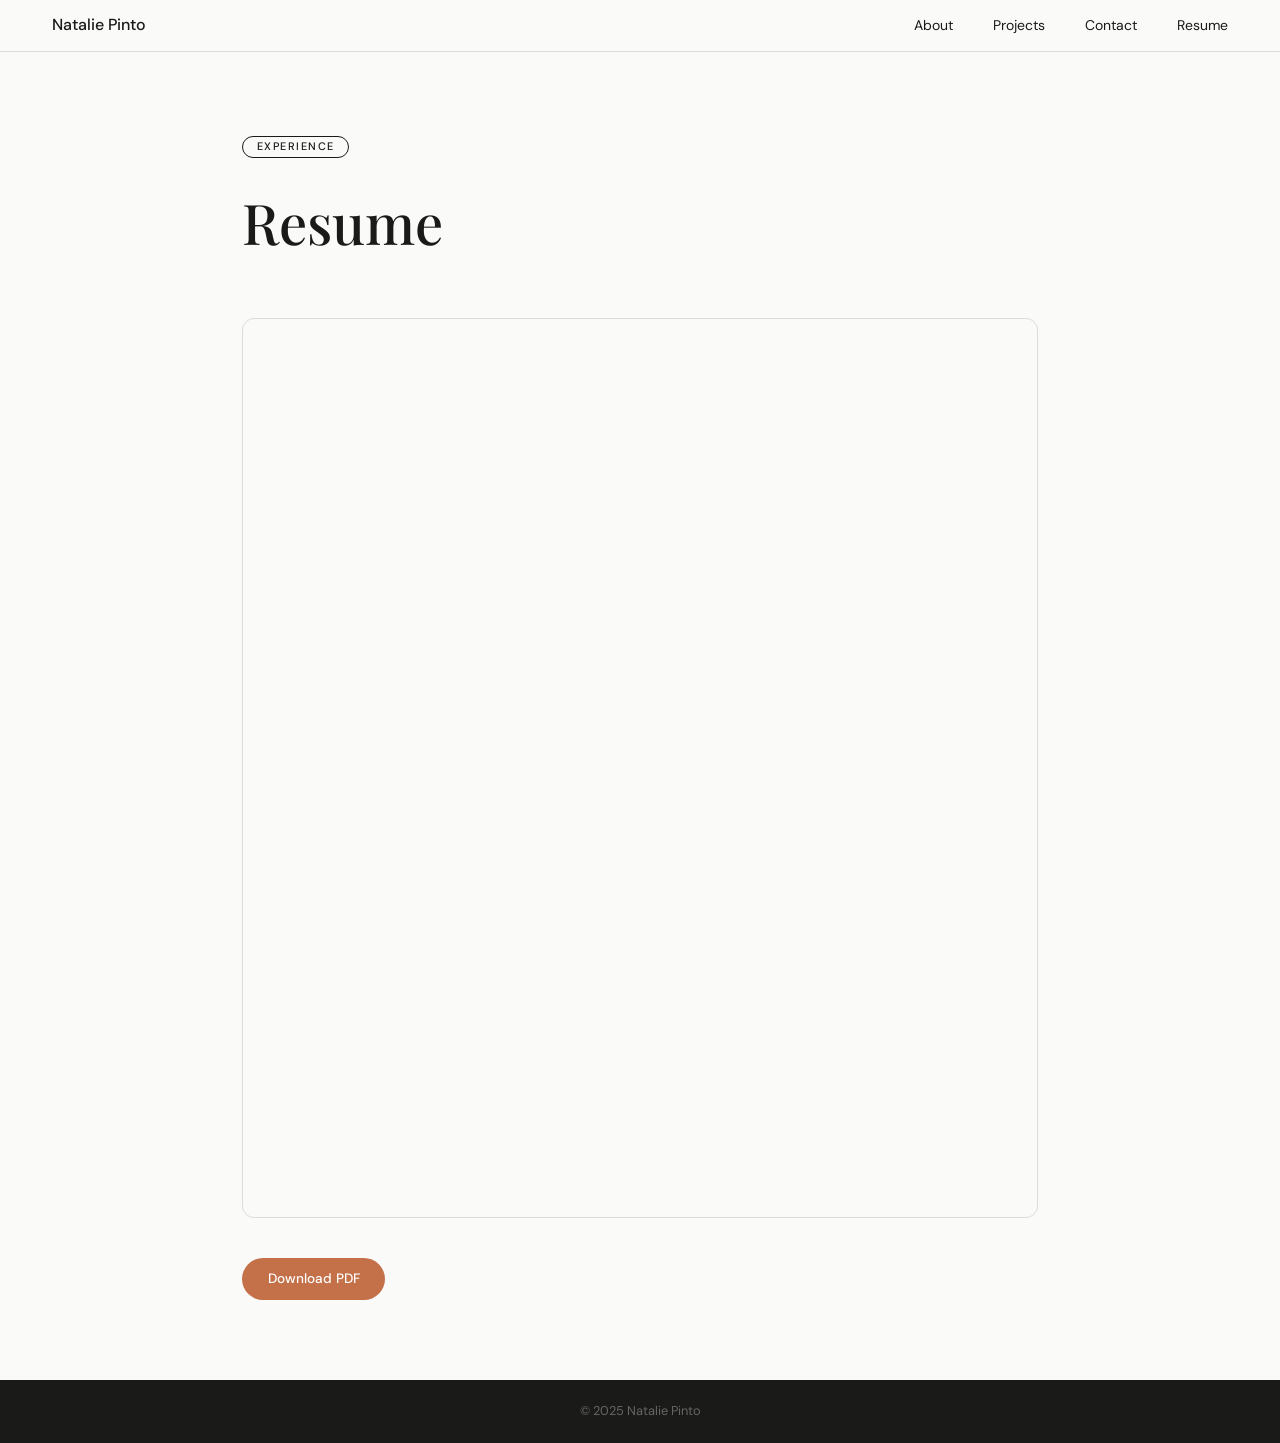
<file: resume.html>
<!doctype html>
<html lang="en">
<head>
  <meta charset="utf-8">
  <title>Resume – Natalie Pinto</title>
  <meta name="viewport" content="width=device-width, initial-scale=1">
  <link rel="stylesheet" href="https://cdn.jsdelivr.net/npm/bootstrap@5.3.3/dist/css/bootstrap.min.css">
  <link rel="stylesheet" href="styles.css">
</head>
<body>

  <header class="sticky-top">
    <div class="container d-flex justify-content-between align-items-center">
      <h1 class="m-0">Natalie Pinto</h1>
      <nav>
        <a href="index.html#about">About</a>
        <a href="index.html#projects">Projects</a>
        <a href="index.html#contact">Contact</a>
        <a href="resume.html">Resume</a>
      </nav>
    </div>
  </header>

  <div class="case-hero">
    <h5>Experience</h5>
    <h2>Resume</h2>
  </div>

  <div style="max-width:860px; margin:0 auto; padding:0 2rem 5rem;">
    <div style="margin-bottom:2rem;">
      <iframe
        src="resume2026.2.pdf"
        width="100%"
        height="900px"
        style="border:1px solid var(--border); border-radius:var(--radius);">
      </iframe>
    </div>
    <a href="resume2026.2.pdf" class="btn-primary" download>Download PDF</a>
  </div>

  <footer>
    <p>© 2025 Natalie Pinto</p>
  </footer>

</body>
</html>
</file>
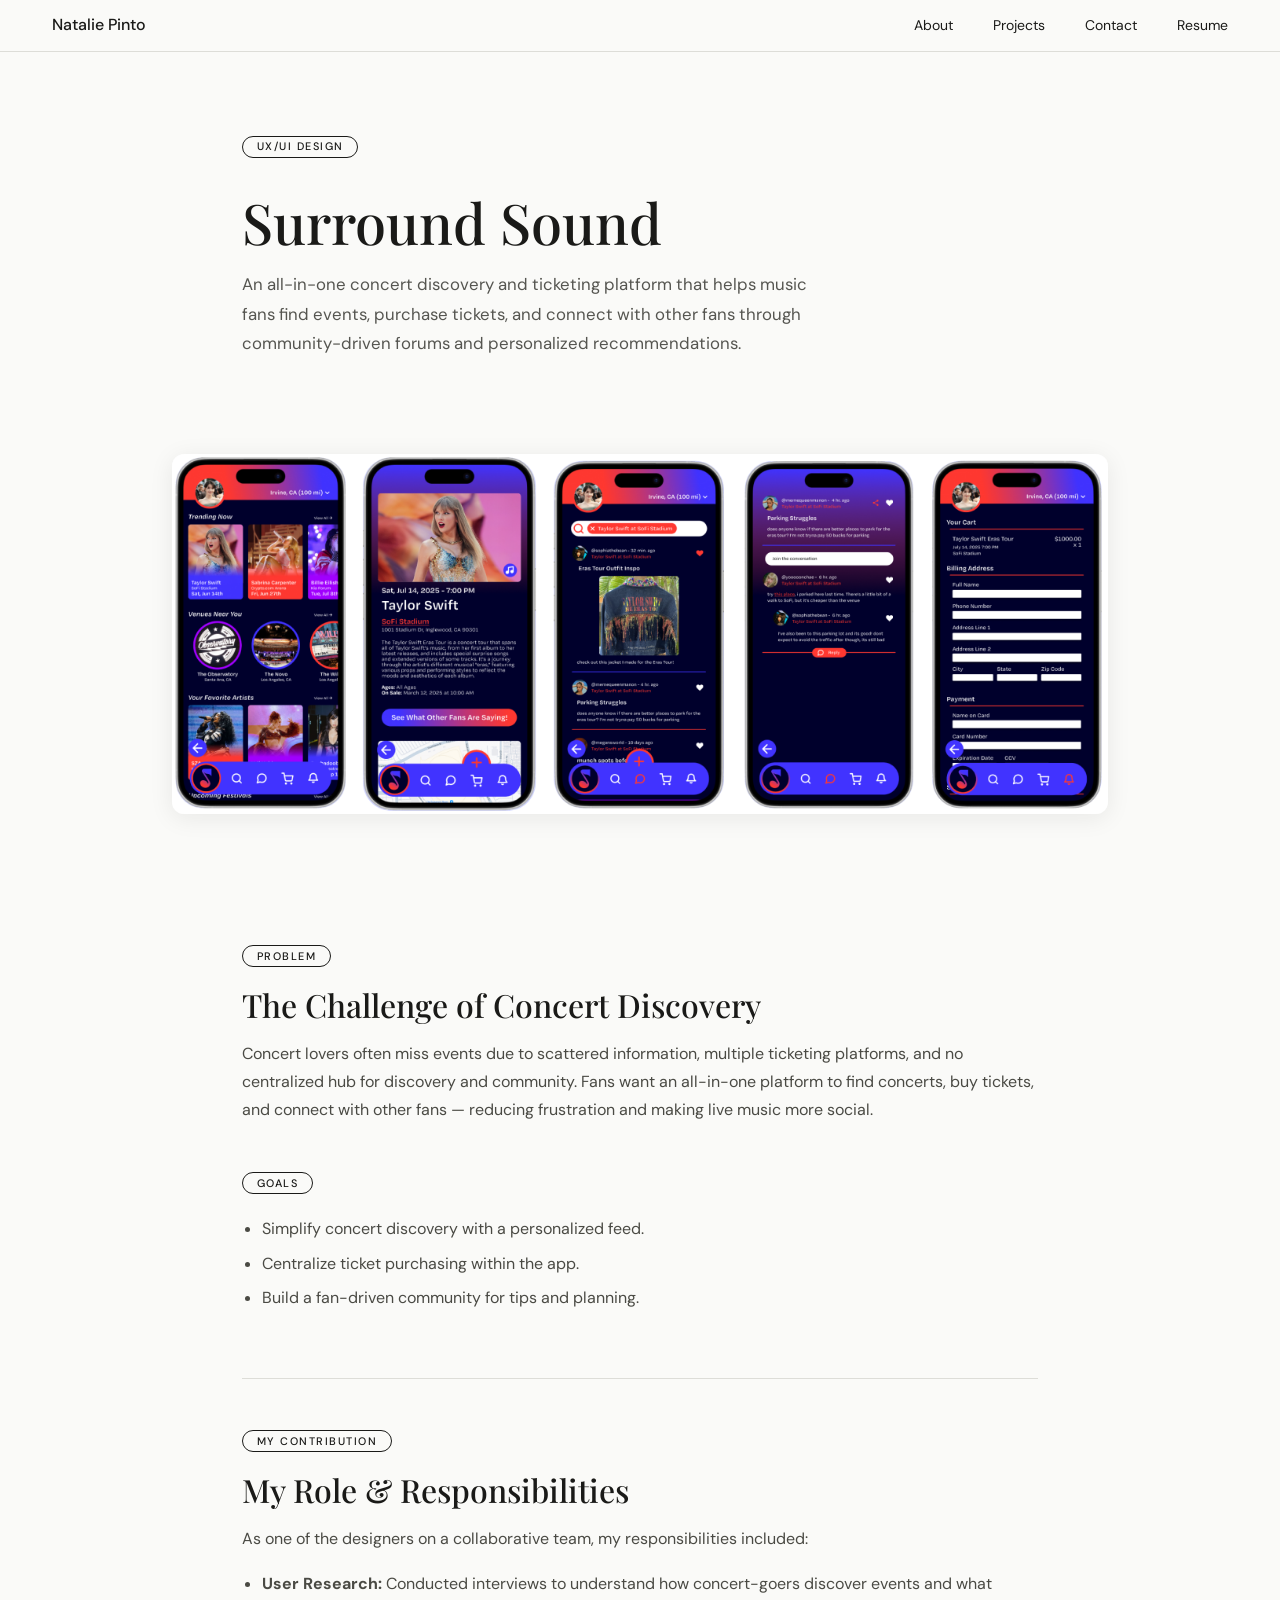
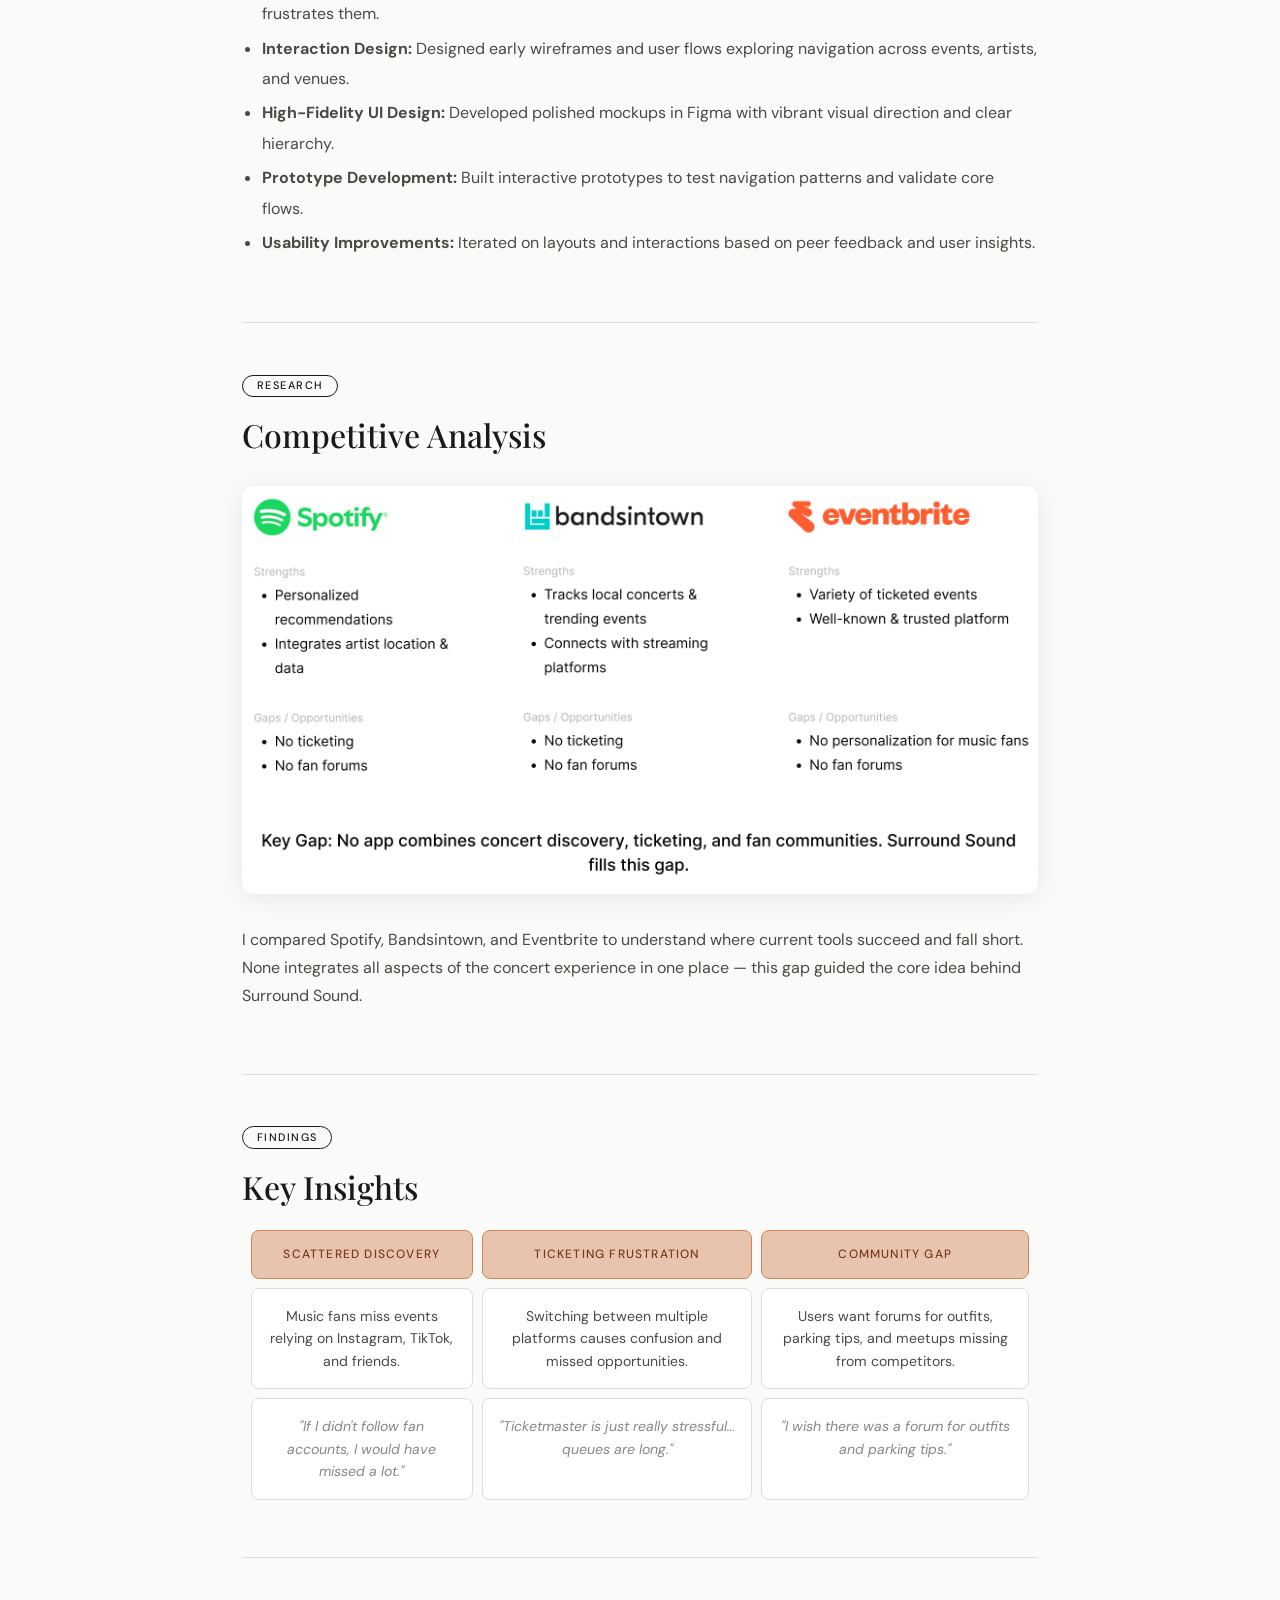
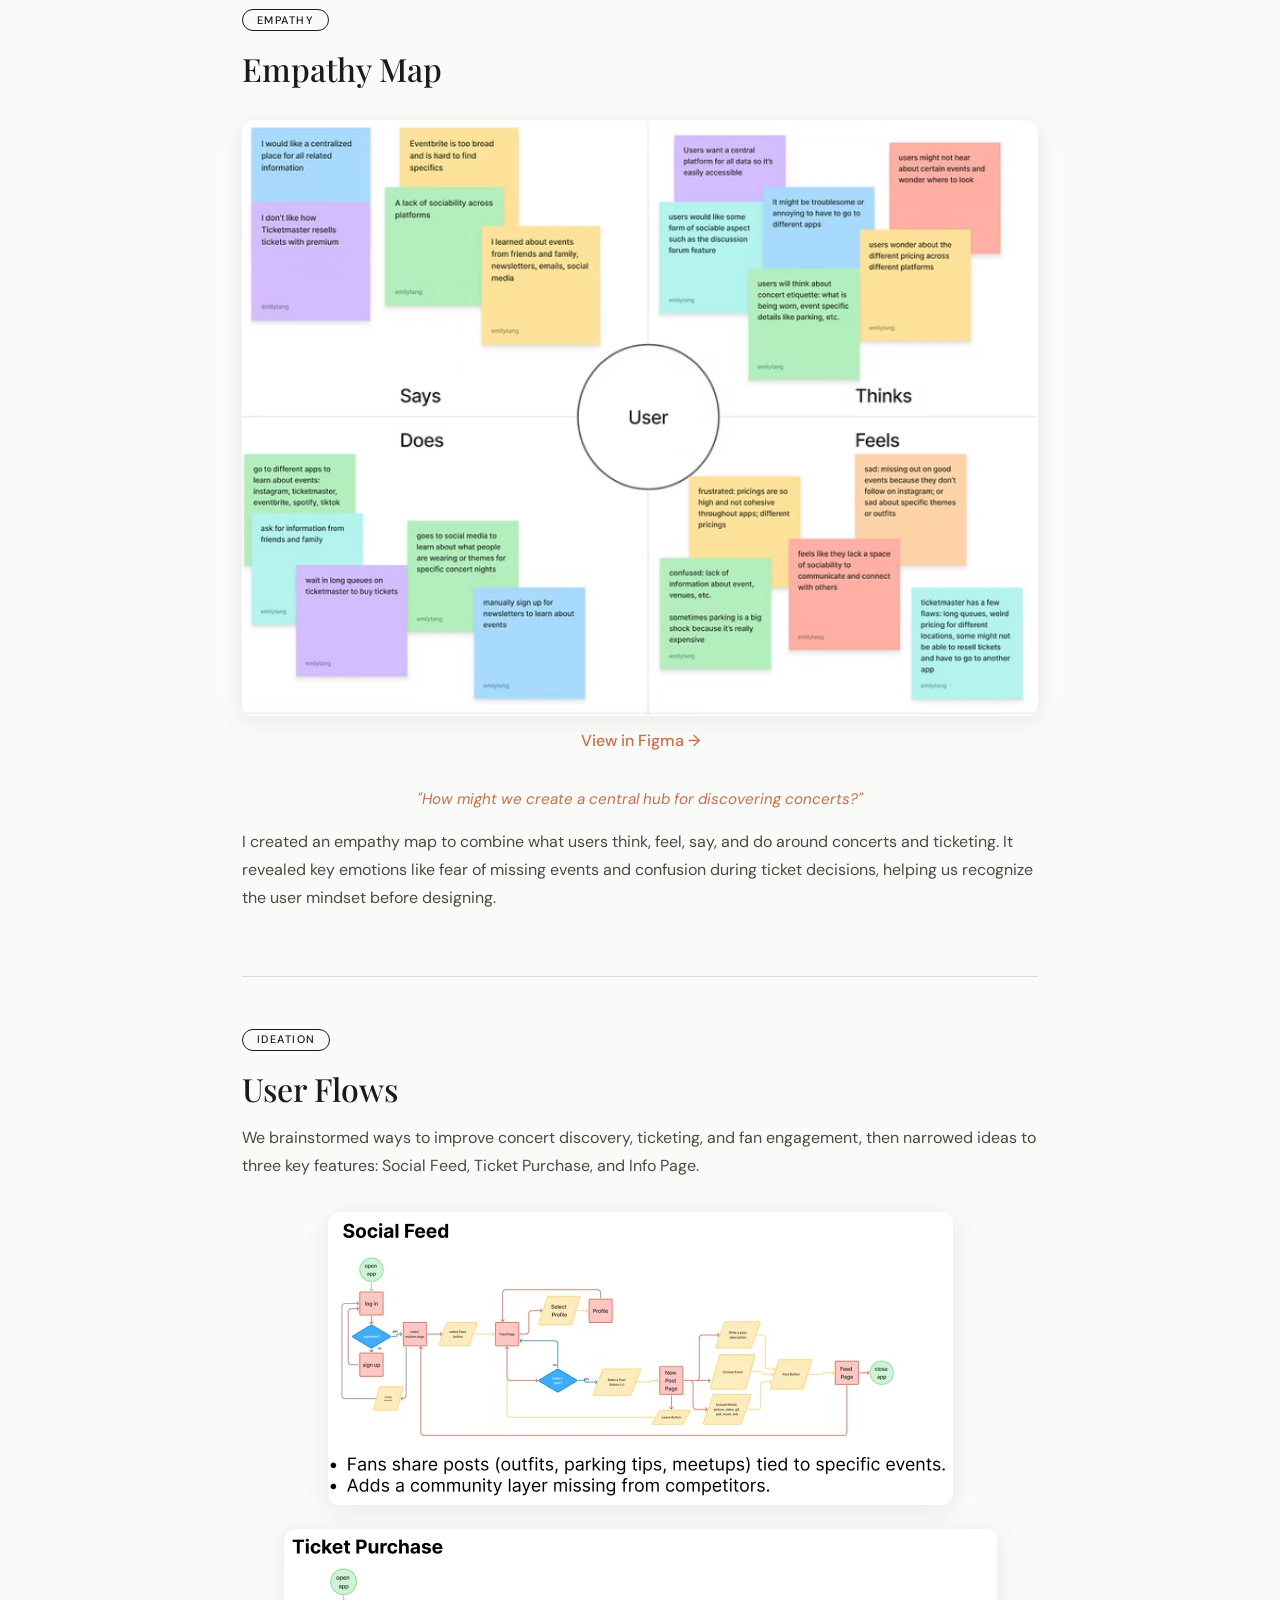
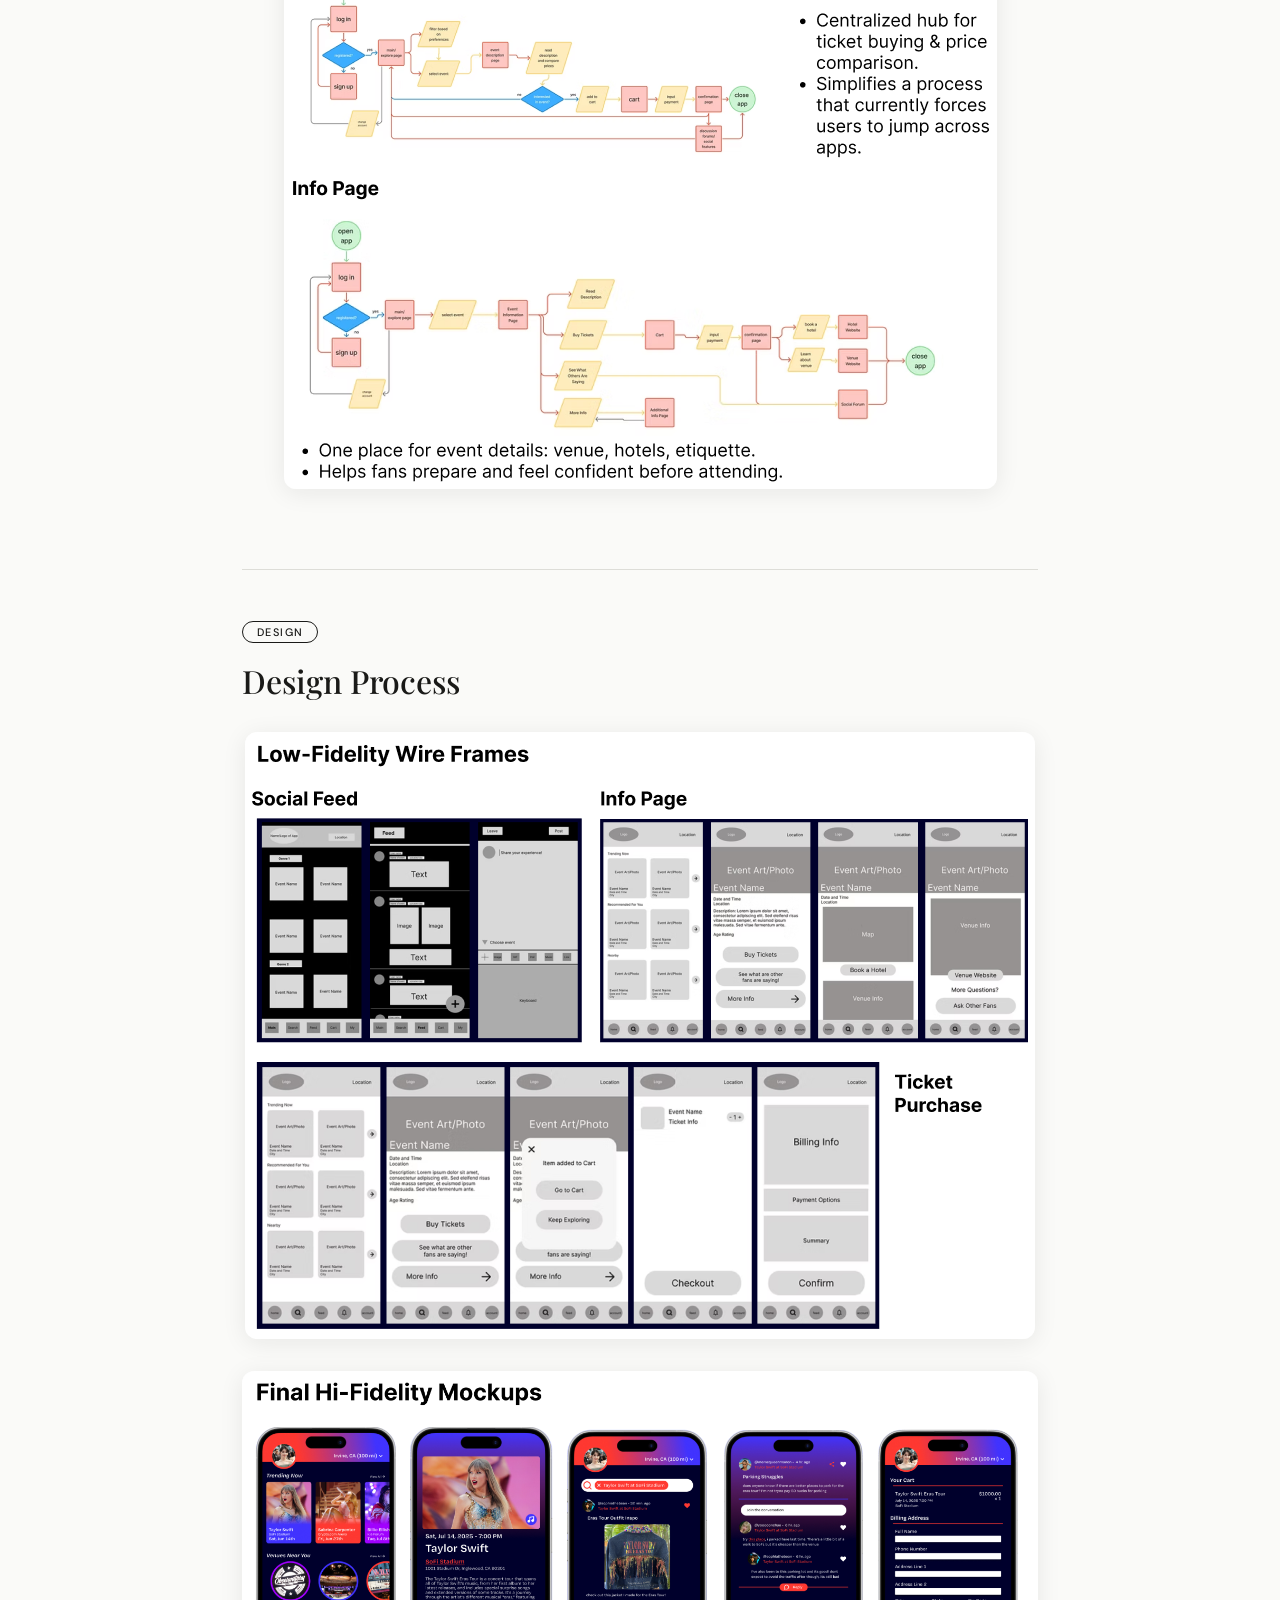
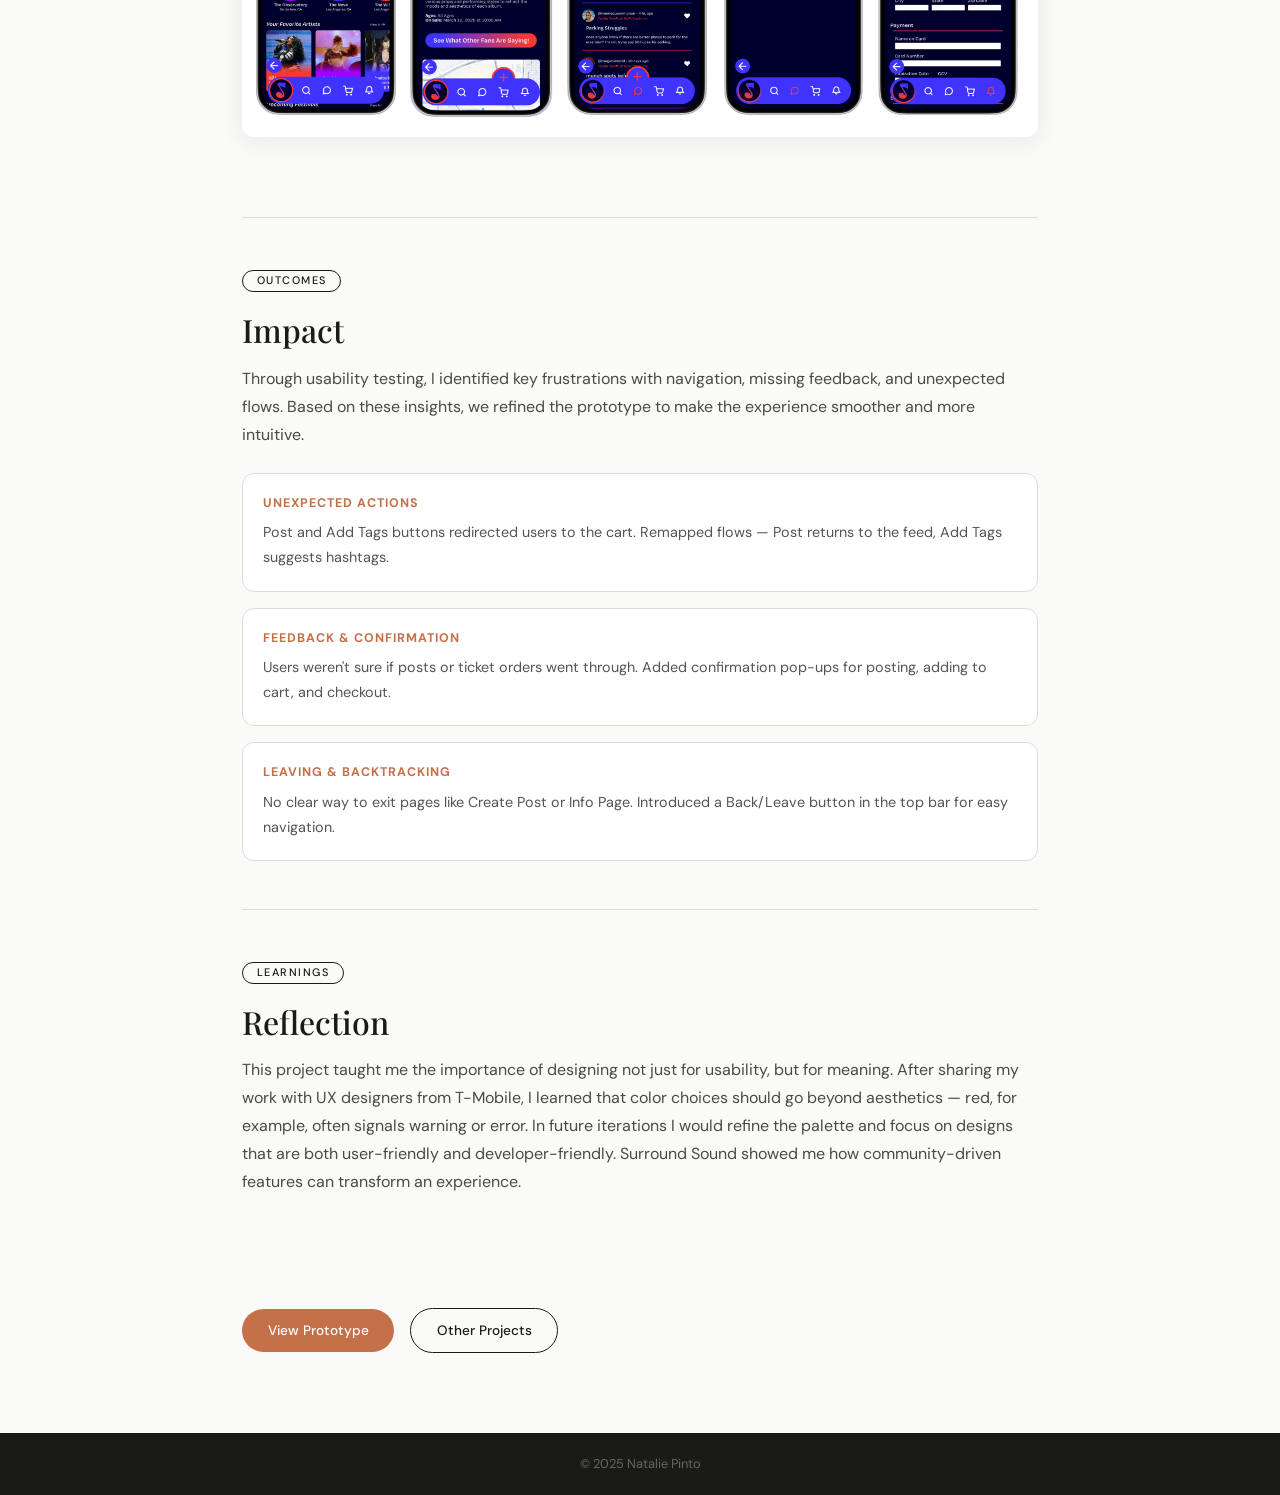
<file: surroundSound.html>
<!doctype html>
<html lang="en">
<head>
  <meta charset="utf-8">
  <title>Surround Sound – Case Study | Natalie Pinto</title>
  <meta name="viewport" content="width=device-width, initial-scale=1">
  <link rel="stylesheet" href="https://cdn.jsdelivr.net/npm/bootstrap@5.3.3/dist/css/bootstrap.min.css">
  <link rel="stylesheet" href="styles.css">
</head>
<body>

  <header class="sticky-top">
    <div class="container d-flex justify-content-between align-items-center">
      <h1 class="m-0">Natalie Pinto</h1>
      <nav>
        <a href="index.html#about">About</a>
        <a href="index.html#projects">Projects</a>
        <a href="index.html#contact">Contact</a>
        <a href="resume.html">Resume</a>
      </nav>
    </div>
  </header>

  <nav class="section-nav" id="sectionNav" aria-label="Case study sections">
    <a href="#problem">Problem</a>
    <a href="#role">Role</a>
    <a href="#research">Research</a>
    <a href="#insights">Insights</a>
    <a href="#empathy">Empathy</a>
    <a href="#ideation">Ideation</a>
    <a href="#design">Design</a>
    <a href="#impact">Impact</a>
    <a href="#reflection">Reflection</a>
  </nav>

  <!-- Case study hero -->
  <div class="case-hero">
    <h5>UX/UI Design</h5>
    <h2>Surround Sound</h2>
    <p>
      An all-in-one concert discovery and ticketing platform that helps music fans find events,
      purchase tickets, and connect with other fans through community-driven forums and
      personalized recommendations.
    </p>
  </div>

  <!-- App screens full-width image -->
  <div style="max-width:1000px; margin:0 auto; padding:0 2rem 3rem;">
    <div class="appScreens">
      <img src="images/ssScreens.PNG" alt="Surround Sound App Screens">
    </div>
  </div>

  <div class="case-body">

    <section id="problem">
      <h5>Problem</h5>
      <h2>The Challenge of Concert Discovery</h2>
      <p>
        Concert lovers often miss events due to scattered information, multiple ticketing platforms,
        and no centralized hub for discovery and community. Fans want an all-in-one platform to find
        concerts, buy tickets, and connect with other fans — reducing frustration and making live
        music more social.
      </p>
      <h5 style="margin-top:2rem;">Goals</h5>
      <ul>
        <li>Simplify concert discovery with a personalized feed.</li>
        <li>Centralize ticket purchasing within the app.</li>
        <li>Build a fan-driven community for tips and planning.</li>
      </ul>
    </section>

    <section id="role">
      <h5>My Contribution</h5>
      <h2>My Role & Responsibilities</h2>
      <p>As one of the designers on a collaborative team, my responsibilities included:</p>
      <ul>
        <li><strong>User Research:</strong> Conducted interviews to understand how concert-goers discover events and what frustrates them.</li>
        <li><strong>Interaction Design:</strong> Designed early wireframes and user flows exploring navigation across events, artists, and venues.</li>
        <li><strong>High-Fidelity UI Design:</strong> Developed polished mockups in Figma with vibrant visual direction and clear hierarchy.</li>
        <li><strong>Prototype Development:</strong> Built interactive prototypes to test navigation patterns and validate core flows.</li>
        <li><strong>Usability Improvements:</strong> Iterated on layouts and interactions based on peer feedback and user insights.</li>
      </ul>
    </section>

    <section id="research">
      <h5>Research</h5>
      <h2>Competitive Analysis</h2>
      <div class="compAnalysis">
        <img src="images/ssCompetitiveAnalysis.PNG" alt="Competitive Analysis">
      </div>
      <p>
        I compared Spotify, Bandsintown, and Eventbrite to understand where current tools succeed
        and fall short. None integrates all aspects of the concert experience in one place — this gap
        guided the core idea behind Surround Sound.
      </p>
    </section>

    <section id="insights">
      <h5>Findings</h5>
      <h2>Key Insights</h2>
      <div class="table-responsive">
        <table class="key-insights">
          <thead>
            <tr>
              <th>Scattered Discovery</th>
              <th>Ticketing Frustration</th>
              <th>Community Gap</th>
            </tr>
          </thead>
          <tbody>
            <tr>
              <td>Music fans miss events relying on Instagram, TikTok, and friends.</td>
              <td>Switching between multiple platforms causes confusion and missed opportunities.</td>
              <td>Users want forums for outfits, parking tips, and meetups missing from competitors.</td>
            </tr>
            <tr>
              <td style="font-style:italic; color:var(--muted);">"If I didn't follow fan accounts, I would have missed a lot."</td>
              <td style="font-style:italic; color:var(--muted);">"Ticketmaster is just really stressful… queues are long."</td>
              <td style="font-style:italic; color:var(--muted);">"I wish there was a forum for outfits and parking tips."</td>
            </tr>
          </tbody>
        </table>
      </div>
    </section>

    <section id="empathy">
      <h5>Empathy</h5>
      <h2>Empathy Map</h2>
      <div class="empathyMap">
        <img src="images/ssEmpathyMap.PNG" alt="Empathy Map">
        <br>
        <a href="https://www.figma.com/board/c3mCHCQhLs3Ocf3PiXj2Ma/Empathy-Map?node-id=0-1&t=H8cg9owPwMlB3t3M-1" target="_blank" rel="noopener">View in Figma →</a>
      </div>
      <p style="text-align:center; font-style:italic; color:var(--terracotta); font-size:0.95rem; margin-top:1rem;">
        "How might we create a central hub for discovering concerts?"
      </p>
      <p>
        I created an empathy map to combine what users think, feel, say, and do around concerts and ticketing.
        It revealed key emotions like fear of missing events and confusion during ticket decisions, helping
        us recognize the user mindset before designing.
      </p>
    </section>

    <section id="ideation">
      <h5>Ideation</h5>
      <h2>User Flows</h2>
      <p>
        We brainstormed ways to improve concert discovery, ticketing, and fan engagement, then narrowed
        ideas to three key features: Social Feed, Ticket Purchase, and Info Page.
      </p>
      <div class="ideation">
        <img src="images/ssUserFlow1.PNG" alt="User Flow 1" style="margin-bottom:1.5rem;">
        <img src="images/ss-user-flow-2.PNG" alt="User Flow 2">
      </div>
    </section>

    <section id="design">
      <h5>Design</h5>
      <h2>Design Process</h2>
      <div class="wireframes" style="margin-bottom:2rem;">
        <img src="images/ssLoFi.PNG" alt="Low Fidelity Wireframes">
      </div>
      <div class="mockups">
        <img src="images/ssHiFi.PNG" alt="High Fidelity Mockups">
      </div>
    </section>

    <section id="impact">
      <h5>Outcomes</h5>
      <h2>Impact</h2>
      <p>
        Through usability testing, I identified key frustrations with navigation, missing feedback,
        and unexpected flows. Based on these insights, we refined the prototype to make the
        experience smoother and more intuitive.
      </p>
      <div class="impact-grid">
        <div class="impact-card">
          <strong>Unexpected Actions</strong>
          <p>Post and Add Tags buttons redirected users to the cart. Remapped flows — Post returns to the feed, Add Tags suggests hashtags.</p>
        </div>
        <div class="impact-card">
          <strong>Feedback & Confirmation</strong>
          <p>Users weren't sure if posts or ticket orders went through. Added confirmation pop-ups for posting, adding to cart, and checkout.</p>
        </div>
        <div class="impact-card">
          <strong>Leaving & Backtracking</strong>
          <p>No clear way to exit pages like Create Post or Info Page. Introduced a Back/Leave button in the top bar for easy navigation.</p>
        </div>
      </div>
    </section>

    <section id="reflection">
      <h5>Learnings</h5>
      <h2>Reflection</h2>
      <p>
        This project taught me the importance of designing not just for usability, but for meaning.
        After sharing my work with UX designers from T-Mobile, I learned that color choices should
        go beyond aesthetics — red, for example, often signals warning or error. In future iterations
        I would refine the palette and focus on designs that are both user-friendly and developer-friendly.
        Surround Sound showed me how community-driven features can transform an experience.
      </p>
    </section>

    <div class="prototype-link">
      <a href="https://www.figma.com/proto/3x6Gx7BLlwD48Wd7csPYyx/Surround-Prototype-Revised-Final?node-id=2-4&starting-point-node-id=2%3A4&t=xPn3ZtC3WPw9yDeU-1"
         target="_blank" rel="noopener" class="btn-primary">
        View Prototype
      </a>
      <a href="index.html#projects" class="btn-secondary">Other Projects</a>
    </div>

  </div><!-- /case-body -->

  <footer>
    <p>© 2025 Natalie Pinto</p>
  </footer>

  <script>
    (function () {
      var nav = document.getElementById('sectionNav');
      var links = nav.querySelectorAll('a');
      var sections = Array.prototype.map.call(links, function (a) {
        return document.querySelector(a.getAttribute('href'));
      });
      var body = document.querySelector('.case-body');

      function update() {
        var y = window.scrollY + 140;
        var current = null;
        sections.forEach(function (s, i) {
          if (s && s.offsetTop <= y) current = i;
        });
        links.forEach(function (a, i) {
          a.classList.toggle('active', i === current);
        });
        var bodyTop = body.offsetTop - 200;
        var bodyBottom = body.offsetTop + body.offsetHeight - 200;
        nav.classList.toggle('visible', window.scrollY > bodyTop && window.scrollY < bodyBottom);
      }

      window.addEventListener('scroll', update, { passive: true });
      window.addEventListener('resize', update);
      update();
    })();
  </script>
</body>
</html>
</file>
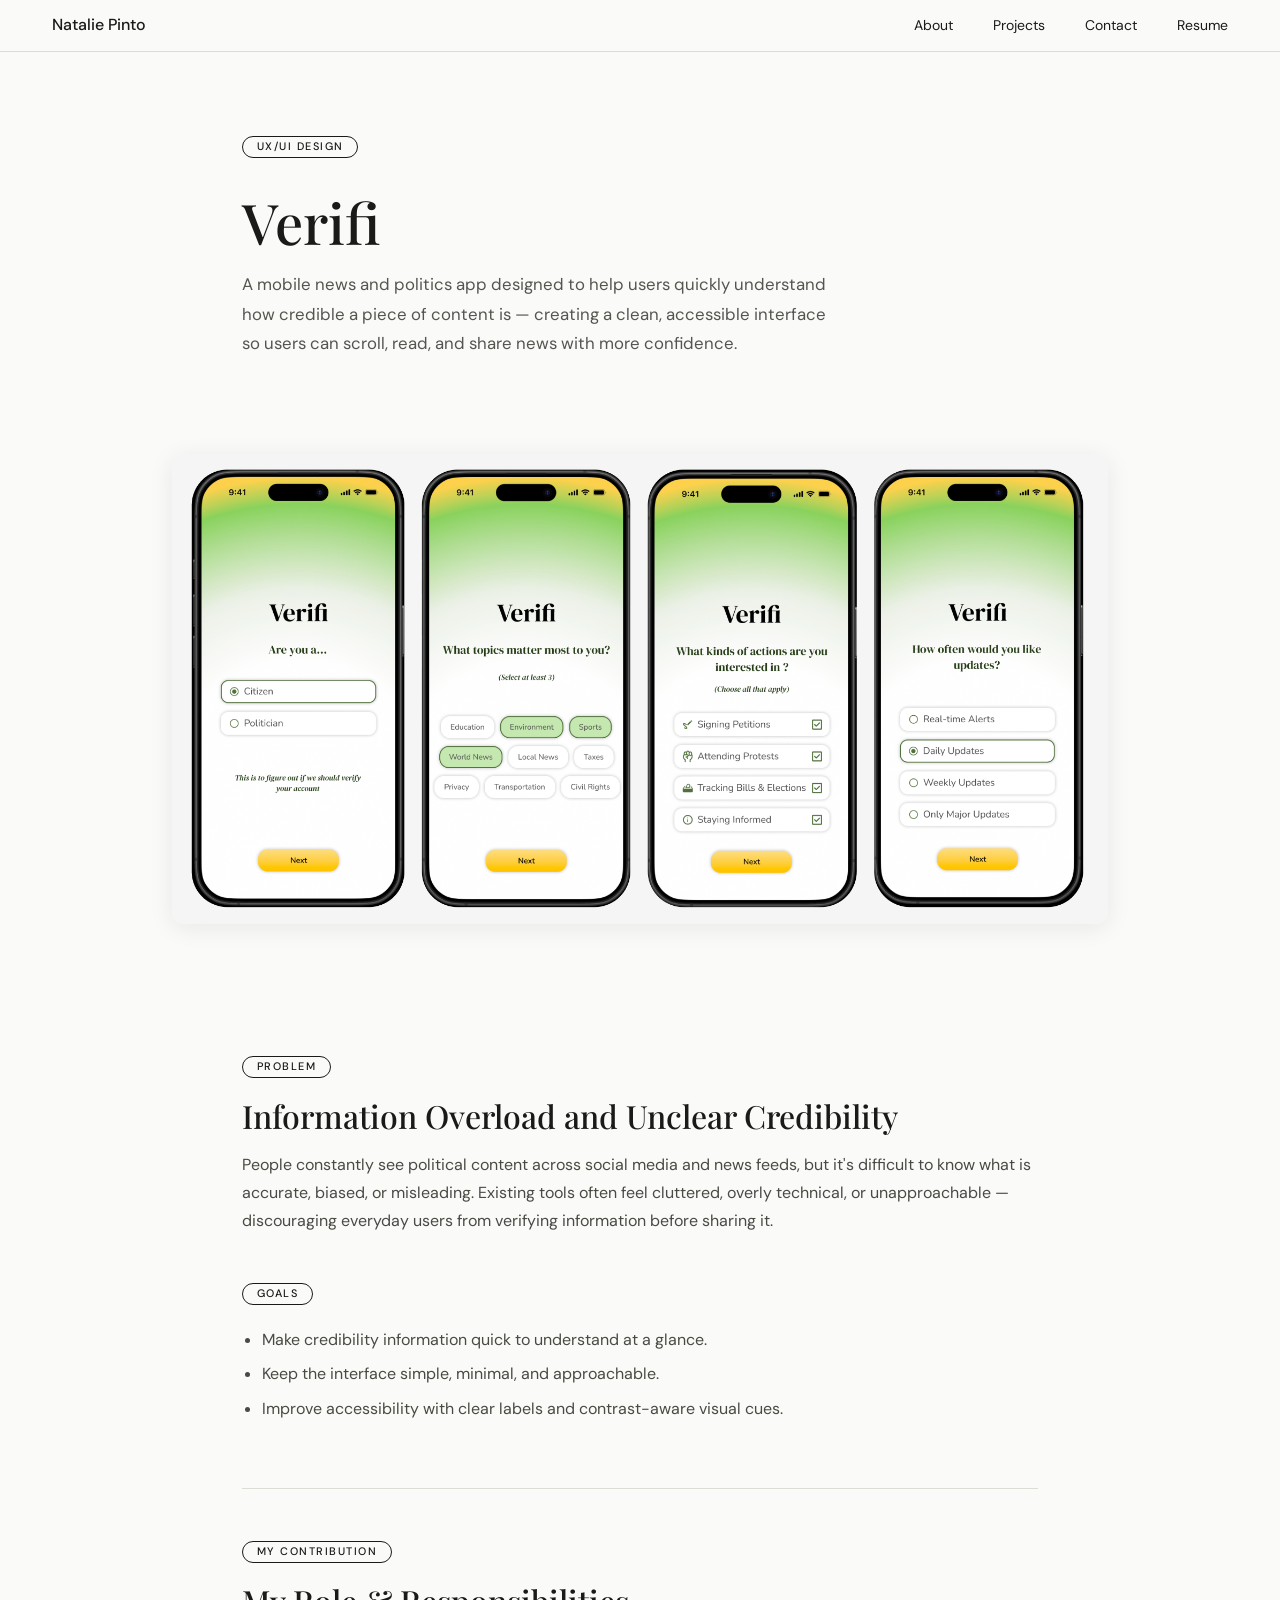
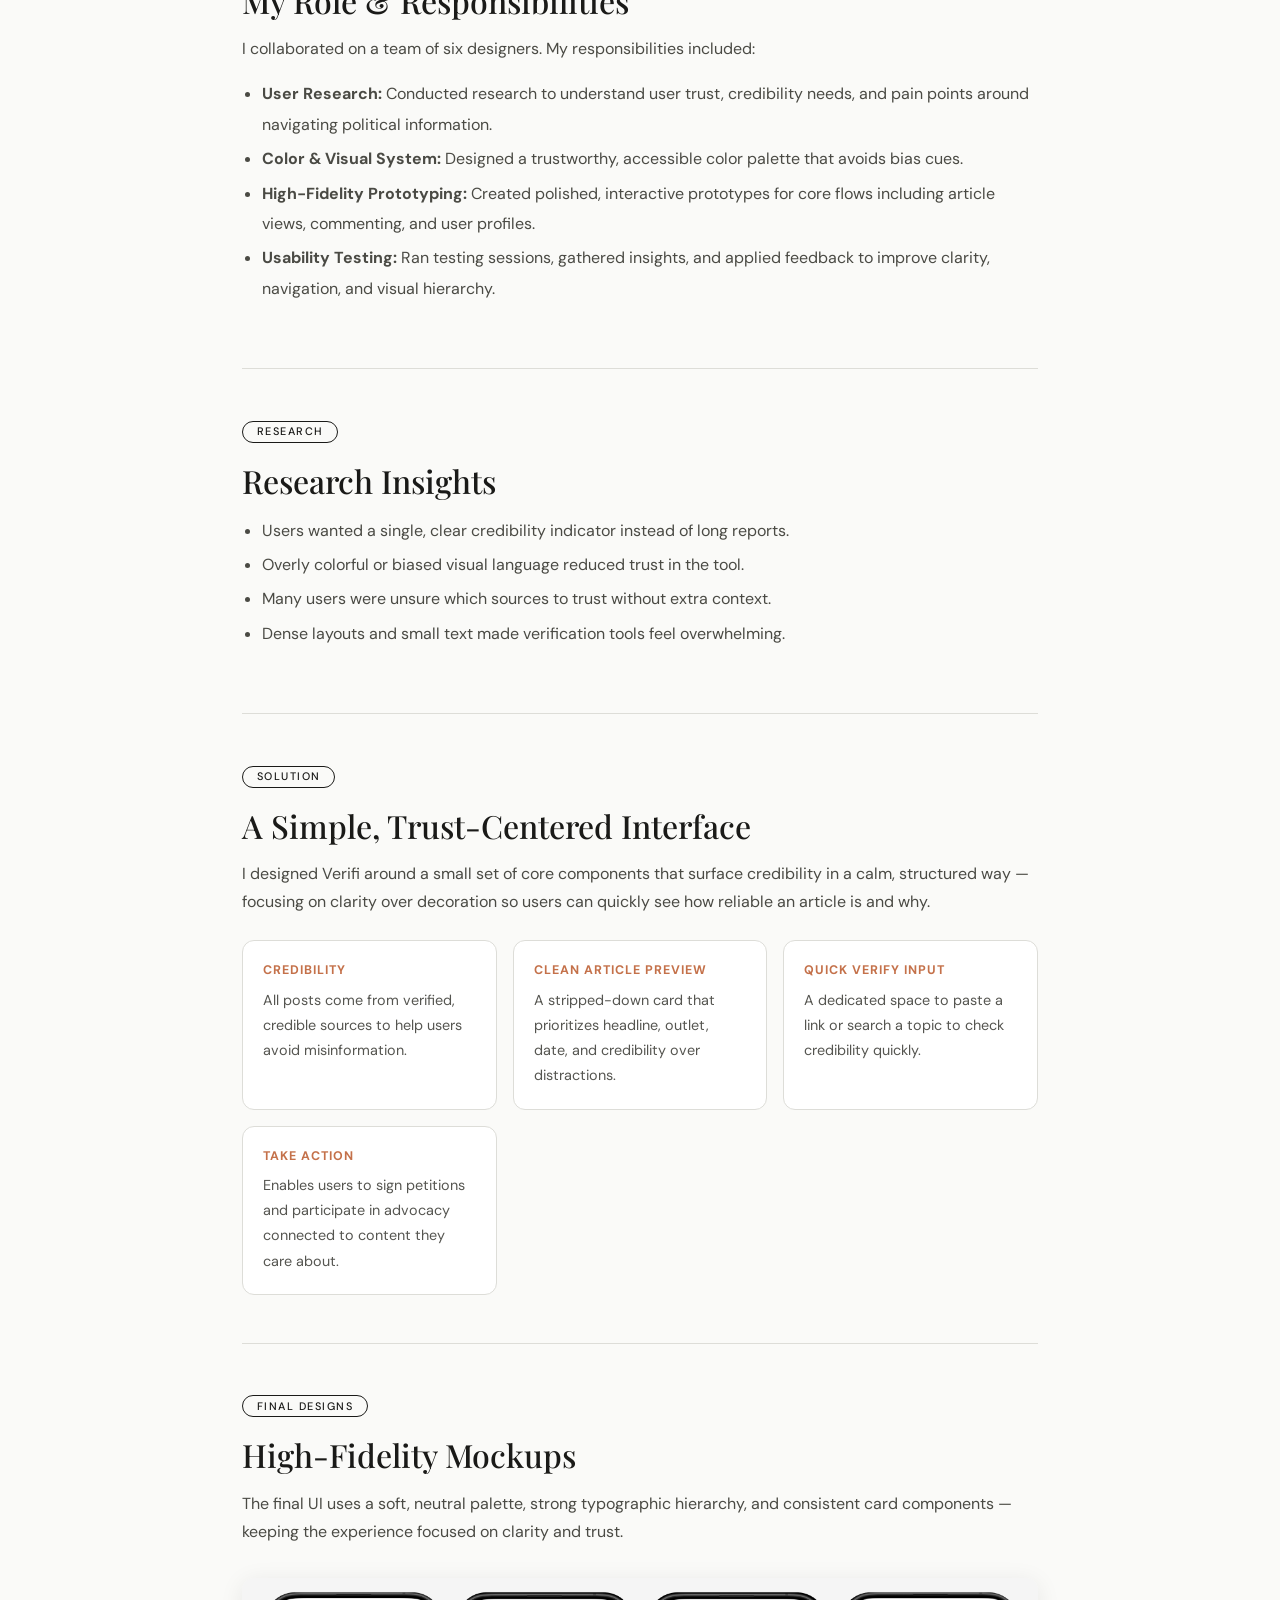
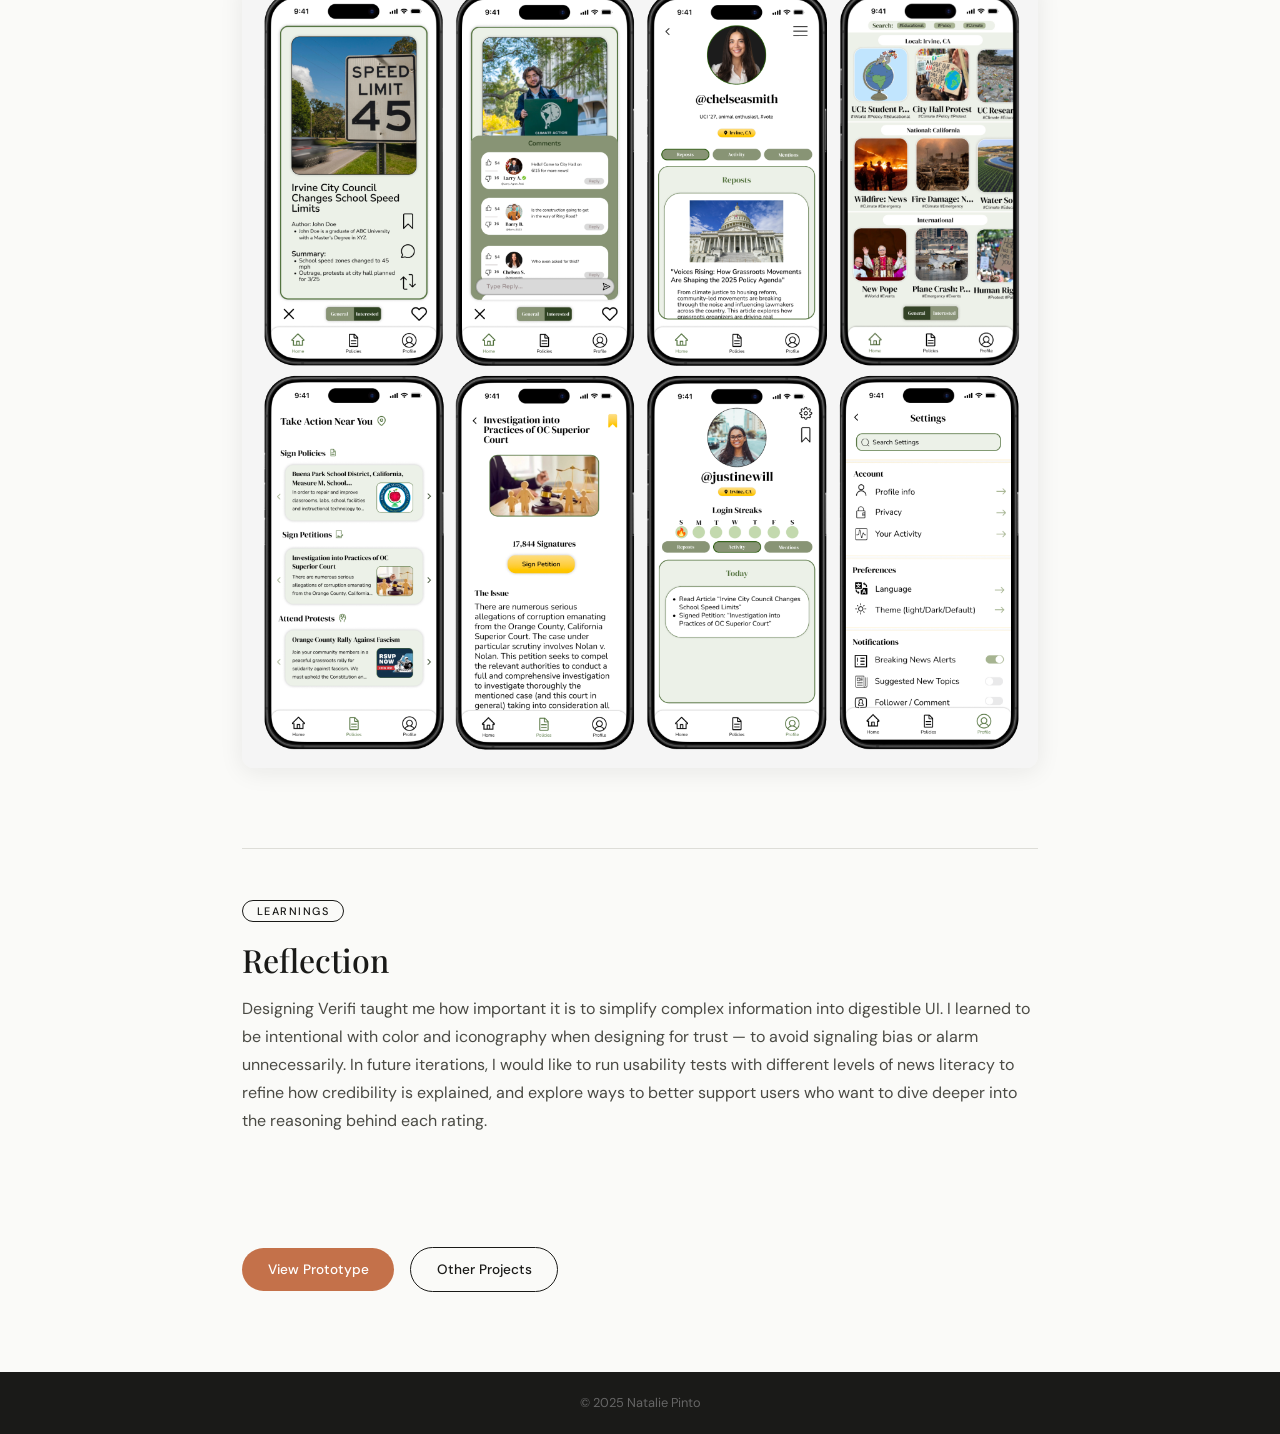
<file: verifi.html>
<!doctype html>
<html lang="en">
<head>
  <meta charset="utf-8">
  <title>Verifi – Case Study | Natalie Pinto</title>
  <meta name="viewport" content="width=device-width, initial-scale=1">
  <link rel="stylesheet" href="https://cdn.jsdelivr.net/npm/bootstrap@5.3.3/dist/css/bootstrap.min.css">
  <link rel="stylesheet" href="styles.css">
</head>
<body>

  <header class="sticky-top">
    <div class="container d-flex justify-content-between align-items-center">
      <h1 class="m-0">Natalie Pinto</h1>
      <nav>
        <a href="index.html#about">About</a>
        <a href="index.html#projects">Projects</a>
        <a href="index.html#contact">Contact</a>
        <a href="resume.html">Resume</a>
      </nav>
    </div>
  </header>

  <nav class="section-nav" id="sectionNav" aria-label="Case study sections">
    <a href="#problem">Problem</a>
    <a href="#role">Role</a>
    <a href="#research">Research</a>
    <a href="#solution">Solution</a>
    <a href="#designs">Designs</a>
    <a href="#reflection">Reflection</a>
  </nav>

  <div class="case-hero">
    <h5>UX/UI Design</h5>
    <h2>Verifi</h2>
    <p>
      A mobile news and politics app designed to help users quickly understand how credible
      a piece of content is — creating a clean, accessible interface so users can scroll, read,
      and share news with more confidence.
    </p>
  </div>

  <div style="max-width:1000px; margin:0 auto; padding:0 2rem 3rem;">
    <div class="appScreens">
      <img src="images/VerifiScreens1.PNG" alt="Verifi app screens">
    </div>
  </div>

  <div class="case-body">

    <section id="problem">
      <h5>Problem</h5>
      <h2>Information Overload and Unclear Credibility</h2>
      <p>
        People constantly see political content across social media and news feeds, but it's
        difficult to know what is accurate, biased, or misleading. Existing tools often feel
        cluttered, overly technical, or unapproachable — discouraging everyday users from
        verifying information before sharing it.
      </p>
      <h5 style="margin-top:2rem;">Goals</h5>
      <ul>
        <li>Make credibility information quick to understand at a glance.</li>
        <li>Keep the interface simple, minimal, and approachable.</li>
        <li>Improve accessibility with clear labels and contrast-aware visual cues.</li>
      </ul>
    </section>

    <section id="role">
      <h5>My Contribution</h5>
      <h2>My Role & Responsibilities</h2>
      <p>I collaborated on a team of six designers. My responsibilities included:</p>
      <ul>
        <li><strong>User Research:</strong> Conducted research to understand user trust, credibility needs, and pain points around navigating political information.</li>
        <li><strong>Color & Visual System:</strong> Designed a trustworthy, accessible color palette that avoids bias cues.</li>
        <li><strong>High-Fidelity Prototyping:</strong> Created polished, interactive prototypes for core flows including article views, commenting, and user profiles.</li>
        <li><strong>Usability Testing:</strong> Ran testing sessions, gathered insights, and applied feedback to improve clarity, navigation, and visual hierarchy.</li>
      </ul>
    </section>

    <section id="research">
      <h5>Research</h5>
      <h2>Research Insights</h2>
      <ul>
        <li>Users wanted a single, clear credibility indicator instead of long reports.</li>
        <li>Overly colorful or biased visual language reduced trust in the tool.</li>
        <li>Many users were unsure which sources to trust without extra context.</li>
        <li>Dense layouts and small text made verification tools feel overwhelming.</li>
      </ul>
    </section>

    <section id="solution">
      <h5>Solution</h5>
      <h2>A Simple, Trust-Centered Interface</h2>
      <p>
        I designed Verifi around a small set of core components that surface credibility in a
        calm, structured way — focusing on clarity over decoration so users can quickly see
        how reliable an article is and why.
      </p>
      <div class="impact-grid" style="grid-template-columns: repeat(auto-fit, minmax(200px, 1fr)); margin-top:1.5rem;">
        <div class="impact-card">
          <strong>Credibility</strong>
          <p>All posts come from verified, credible sources to help users avoid misinformation.</p>
        </div>
        <div class="impact-card">
          <strong>Clean Article Preview</strong>
          <p>A stripped-down card that prioritizes headline, outlet, date, and credibility over distractions.</p>
        </div>
        <div class="impact-card">
          <strong>Quick Verify Input</strong>
          <p>A dedicated space to paste a link or search a topic to check credibility quickly.</p>
        </div>
        <div class="impact-card">
          <strong>Take Action</strong>
          <p>Enables users to sign petitions and participate in advocacy connected to content they care about.</p>
        </div>
      </div>
    </section>

    <section id="designs">
      <h5>Final Designs</h5>
      <h2>High-Fidelity Mockups</h2>
      <p>
        The final UI uses a soft, neutral palette, strong typographic hierarchy, and consistent
        card components — keeping the experience focused on clarity and trust.
      </p>
      <div class="mockups">
        <img src="images/VerifiHiFi.PNG" alt="High fidelity mockups of Verifi">
      </div>
    </section>

    <section id="reflection">
      <h5>Learnings</h5>
      <h2>Reflection</h2>
      <p>
        Designing Verifi taught me how important it is to simplify complex information into digestible UI.
        I learned to be intentional with color and iconography when designing for trust — to avoid
        signaling bias or alarm unnecessarily. In future iterations, I would like to run usability tests
        with different levels of news literacy to refine how credibility is explained, and explore ways
        to better support users who want to dive deeper into the reasoning behind each rating.
      </p>
    </section>

    <div class="prototype-link">
      <a href="https://www.figma.com/proto/hQbojgxa0WJ2gkahzCABaN/Team-4?node-id=188-873&p=f&t=OTFwX94M92Z4puaM-1&scaling=scale-down&content-scaling=fixed&page-id=188%3A94&starting-point-node-id=188%3A873&show-proto-sidebar=1"
         target="_blank" rel="noopener" class="btn-primary">
        View Prototype
      </a>
      <a href="index.html#projects" class="btn-secondary">Other Projects</a>
    </div>

  </div><!-- /case-body -->

  <footer>
    <p>© 2025 Natalie Pinto</p>
  </footer>

  <script>
    (function () {
      var nav = document.getElementById('sectionNav');
      var links = nav.querySelectorAll('a');
      var sections = Array.prototype.map.call(links, function (a) {
        return document.querySelector(a.getAttribute('href'));
      });
      var body = document.querySelector('.case-body');

      function update() {
        var y = window.scrollY + 140;
        var current = null;
        sections.forEach(function (s, i) {
          if (s && s.offsetTop <= y) current = i;
        });
        links.forEach(function (a, i) {
          a.classList.toggle('active', i === current);
        });
        var bodyTop = body.offsetTop - 200;
        var bodyBottom = body.offsetTop + body.offsetHeight - 200;
        nav.classList.toggle('visible', window.scrollY > bodyTop && window.scrollY < bodyBottom);
      }

      window.addEventListener('scroll', update, { passive: true });
      window.addEventListener('resize', update);
      update();
    })();
  </script>
</body>
</html>
</file>
<file: styles.css>
@import url('https://fonts.googleapis.com/css2?family=Playfair+Display:ital,wght@0,400;0,700;1,400&family=DM+Sans:wght@300;400;500;700&display=swap');

/* ── Tokens ─────────────────────────────────────────────── */
:root {
  --bg:         #FAFAF8;
  --surface:    #FFFFFF;
  --white:      #FFFFFF;
  --charcoal:   #1A1A18;
  --terracotta: #C4714A;
  --terra-mid:  #D4845C;
  --terra-light:#E8C4AE;
  --muted:      #888880;
  --border:     #DDDDD8;
  --radius:     12px;
  --maxw:       1200px;
}

/* ── Base ────────────────────────────────────────────────── */
*, *::before, *::after { box-sizing: border-box; }
html { scroll-behavior: smooth; }

body {
  font-family: 'DM Sans', sans-serif;
  background: var(--bg);
  color: var(--charcoal);
  margin: 0;
  padding: 0;
  line-height: 1.6;
}

h1, h2, h3 {
  font-family: 'Playfair Display', serif;
  color: var(--charcoal);
  line-height: 1.15;
  margin: 0 0 0.75rem;
}

h4, h5, h6 {
  font-family: 'DM Sans', sans-serif;
  color: var(--charcoal);
  margin: 0 0 0.5rem;
}

h5 {
  display: inline-block;
  font-size: 0.68rem;
  font-weight: 500;
  letter-spacing: 0.14em;
  text-transform: uppercase;
  color: var(--charcoal);
  border: 1.5px solid var(--charcoal);
  border-radius: 999px;
  padding: 0.22rem 0.85rem;
  margin-bottom: 1.25rem;
}

p { color: #4A4A44; margin: 0 0 1rem; line-height: 1.75; }
a { color: var(--charcoal); }
section { scroll-margin-top: 80px; }

/* ── Nav ─────────────────────────────────────────────────── */
header {
  background: var(--bg) !important;
  border-bottom: 1px solid var(--border);
  padding: 0.9rem 0 !important;
  position: sticky;
  top: 0;
  z-index: 100;
}

header .container {
  max-width: var(--maxw);
  display: flex;
  justify-content: space-between;
  align-items: center;
}

header h1 {
  font-family: 'DM Sans', sans-serif !important;
  font-size: 1rem !important;
  font-weight: 500 !important;
  color: var(--charcoal) !important;
  margin: 0;
}

header nav {
  display: flex;
  align-items: center;
  gap: 2.5rem;
}

header nav a {
  font-family: 'DM Sans', sans-serif;
  font-size: 0.875rem;
  font-weight: 400;
  color: var(--charcoal) !important;
  text-decoration: none !important;
  transition: color 0.2s;
}

header nav a:hover { color: var(--terracotta) !important; }

/* ── Hero ─────────────────────────────────────────────────── */
.hero-section {
  position: relative;
  overflow: hidden;
  min-height: calc(100vh - 56px);
  display: flex;
  align-items: center;
  justify-content: center;
  text-align: center;
  padding: 6rem 2rem;
  background: var(--bg);
}

.hero-blob-1 {
  position: absolute;
  width: 500px; height: 500px;
  border-radius: 50%;
  background: radial-gradient(circle, #D4845C 0%, #E8C4AE 45%, transparent 70%);
  opacity: 0.4;
  top: -120px; left: -150px;
  pointer-events: none;
}

.hero-blob-2 {
  position: absolute;
  width: 400px; height: 400px;
  border-radius: 50%;
  background: radial-gradient(circle, #C4714A 0%, #E8B49A 40%, transparent 68%);
  opacity: 0.3;
  bottom: -80px; right: -100px;
  pointer-events: none;
}

.hero-inner {
  position: relative;
  z-index: 1;
  max-width: 860px;
}

.hero-role {
  font-family: 'DM Sans', sans-serif;
  font-size: 0.78rem;
  font-weight: 500;
  letter-spacing: 0.16em;
  text-transform: uppercase;
  color: var(--muted);
  margin-bottom: 1rem;
  display: block;
}

.hero-headline {
  font-family: 'Playfair Display', serif;
  font-size: clamp(3.5rem, 9vw, 7rem);
  font-weight: 700;
  color: var(--charcoal);
  line-height: 1;
  margin-bottom: 1.5rem;
  letter-spacing: -0.02em;
  display: block;
}

.hero-sub {
  font-size: clamp(1rem, 1.8vw, 1.15rem);
  color: #555550;
  max-width: 520px;
  margin: 0 auto 2.5rem;
  line-height: 1.75;
  display: block;
}

.hero-cta {
  display: inline-flex;
  align-items: center;
  gap: 0.75rem;
  font-family: 'DM Sans', sans-serif;
  font-size: 0.78rem;
  font-weight: 500;
  letter-spacing: 0.12em;
  text-transform: uppercase;
  color: var(--charcoal);
  text-decoration: none;
}

.hero-cta-circle {
  width: 44px; height: 44px;
  border-radius: 50%;
  border: 1.5px solid var(--charcoal);
  display: inline-flex;
  align-items: center;
  justify-content: center;
  font-size: 1.1rem;
  transition: background 0.2s, border-color 0.2s, color 0.2s;
}

.hero-cta:hover .hero-cta-circle {
  background: var(--terracotta);
  border-color: var(--terracotta);
  color: #fff;
}

/* ── About ───────────────────────────────────────────────── */
.about-section {
  max-width: var(--maxw);
  margin: 0 auto;
  padding: 5rem 2rem;
  display: grid;
  grid-template-columns: 1fr 1fr;
  gap: 5rem;
  align-items: center;
  border-top: 1px solid var(--border);
}

.about-img-wrap {
  position: relative;
  display: flex;
  justify-content: center;
  align-items: center;
}

.about-img-bg {
  width: 300px; height: 300px;
  border-radius: 50%;
  background: var(--terra-light);
  position: absolute;
  top: 16px;
}

.about-img-wrap img {
  position: relative;
  z-index: 1;
  width: 280px; height: 280px;
  border-radius: 50%;
  object-fit: cover;
  object-position: center 20%;
}

.about-text h2 {
  font-size: clamp(1.6rem, 2.8vw, 2.2rem);
  margin-bottom: 1rem;
}

.about-text p { font-size: 0.95rem; }

.about-text a {
  color: var(--terracotta);
  font-weight: 500;
  text-decoration: none;
}

.about-text a:hover { text-decoration: underline; }

/* ── Projects ─────────────────────────────────────────────── */
.projects-section {
  max-width: var(--maxw);
  margin: 0 auto;
  padding: 5rem 2rem;
  border-top: 1px solid var(--border);
}

.projects-section > h2 {
  font-size: clamp(1.8rem, 3vw, 2.4rem);
  margin-bottom: 3rem;
}

.project-row {
  display: grid;
  grid-template-columns: 1.2fr 0.8fr;
  gap: 0;
  align-items: stretch;
  margin-bottom: 4rem;
  padding-bottom: 4rem;
  border-bottom: 1px solid var(--border);
  border-radius: var(--radius);
  overflow: hidden;
}

.project-row:last-child {
  border-bottom: none;
  margin-bottom: 0;
  padding-bottom: 0;
}

/* Flip: text left, image right */
.project-row--flip {
  grid-template-columns: 0.8fr 1.2fr;
}

/* Full-bleed image link */
.project-img-link {
  display: block;
  overflow: hidden;
  border-radius: var(--radius);
  background: var(--charcoal);
}

.project-img-link img {
  width: 100%;
  height: 100%;
  min-height: 360px;
  object-fit: cover;
  display: block;
  transition: transform 0.45s ease;
}

.project-img-link:hover img { transform: scale(1.04); }

.project-info {
  padding: 3rem 3rem;
  display: flex;
  flex-direction: column;
  justify-content: center;
  background: var(--surface);
  border-radius: var(--radius);
}

.project-tag {
  display: inline-block;
  font-family: 'DM Sans', sans-serif;
  font-size: 0.65rem;
  font-weight: 500;
  letter-spacing: 0.13em;
  text-transform: uppercase;
  color: var(--charcoal);
  border: 1.5px solid var(--charcoal);
  border-radius: 999px;
  padding: 0.22rem 0.8rem;
  margin-bottom: 1.25rem;
  text-decoration: none;
  width: fit-content;
}

.project-info h3 {
  font-size: clamp(1.4rem, 2.2vw, 1.85rem);
  margin-bottom: 0.75rem;
}

.project-info p {
  font-size: 0.92rem;
  color: #666660;
  margin-bottom: 1.5rem;
}

.project-link {
  font-family: 'DM Sans', sans-serif;
  font-size: 0.9rem;
  font-weight: 500;
  color: var(--charcoal);
  text-decoration: none;
  display: inline-flex;
  align-items: center;
  gap: 0.4rem;
  border-bottom: 1.5px solid var(--terracotta);
  padding-bottom: 2px;
  width: fit-content;
  transition: color 0.2s;
}

.project-link:hover { color: var(--terracotta); }

/* ── Contact ─────────────────────────────────────────────── */
.contact-section {
  border-top: 1px solid var(--border);
  text-align: center;
  padding: 6rem 2rem;
  position: relative;
  overflow: hidden;
}

.contact-blob {
  position: absolute;
  width: 400px; height: 400px;
  border-radius: 50%;
  background: radial-gradient(circle, #D4845C 0%, #E8B49A 45%, transparent 70%);
  opacity: 0.28;
  top: 50%; left: 50%;
  transform: translate(-50%, -50%);
  pointer-events: none;
}

.contact-inner { position: relative; z-index: 1; }

.contact-eyebrow {
  display: block;
  font-family: 'DM Sans', sans-serif;
  font-size: 0.85rem;
  color: var(--muted);
  margin-bottom: 0.5rem;
}

.contact-section h2 {
  font-size: clamp(3rem, 7vw, 5.5rem);
  margin-bottom: 2rem;
}

.contact-btn {
  display: inline-block;
  font-family: 'DM Sans', sans-serif;
  font-size: 0.85rem;
  font-weight: 500;
  letter-spacing: 0.04em;
  color: var(--charcoal);
  border: 1.5px solid var(--charcoal);
  border-radius: 999px;
  padding: 0.65rem 1.75rem;
  text-decoration: none;
  transition: background 0.2s, border-color 0.2s, color 0.2s;
}

.contact-btn:hover {
  background: var(--terracotta);
  border-color: var(--terracotta);
  color: #fff;
}

/* ── Tools strip ─────────────────────────────────────────── */
.tools { border-top: 1px solid var(--border); }

.tech-stack {
  max-width: var(--maxw);
  margin: 0 auto;
  padding: 1rem 2rem;
  display: flex;
  align-items: center;
  gap: 1.5rem;
  font-size: 0.8rem;
  color: var(--muted);
}

.tech-stack p { margin: 0; color: var(--muted); }

.tech-stack a {
  font-size: 0.8rem;
  color: var(--terracotta);
  text-decoration: none;
  font-weight: 500;
}

.tech-stack a:hover { text-decoration: underline; }

/* ── Footer ──────────────────────────────────────────────── */
footer {
  background: var(--charcoal) !important;
  text-align: center;
  padding: 1.25rem !important;
}

footer p { color: #666 !important; font-size: 0.8rem; margin: 0; }

/* ── Case Study pages ────────────────────────────────────── */
.case-hero {
  max-width: 860px;
  margin: 0 auto;
  padding: 5rem 2rem 3rem;
}

.case-hero h2 {
  font-size: clamp(2.2rem, 5vw, 3.5rem);
  margin: 0.75rem 0 1rem;
}

.case-hero p {
  font-size: 1.05rem;
  max-width: 600px;
  color: #555550;
}

.case-hero-split {
  max-width: 1200px;
  margin: 0 auto;
  padding: 5rem 2rem 3rem;
  display: flex;
  flex-direction: column;
  gap: 2.5rem;
}

.case-hero-text {
  max-width: 700px;
}

.case-hero-split h2 {
  font-size: clamp(2.2rem, 5vw, 3.5rem);
  margin: 0.75rem 0 1rem;
}

.case-hero-split p {
  font-size: 1.05rem;
  color: #555550;
}

.case-hero-images {
  display: grid;
  grid-template-columns: 1fr 1fr;
  gap: 1.25rem;
  align-items: start;
}

.hero-frame {
  aspect-ratio: 16 / 9;
  overflow: hidden;
  background: var(--white);
  border-radius: var(--radius);
  box-shadow: 0 4px 24px rgba(26,26,24,0.08);
}

/* Redesigned-site page cards: 3 across, 2 rows */
.page-cards {
  display: grid;
  grid-template-columns: repeat(3, 1fr);
  gap: 1.25rem;
  margin-top: 1.5rem;
  /* break out of the text column, but stay clear of the left section nav */
  width: max(100%, min(1080px, calc(100vw - 320px)));
  margin-left: 50%;
  transform: translateX(-50%);
}

.page-card {
  background: var(--surface);
  border: 1px solid var(--border);
  border-radius: var(--radius);
  overflow: hidden;
}

.page-card-img {
  aspect-ratio: 16 / 10;
  background: #FFFFFF;
  border-bottom: 1px solid var(--border);
  overflow: hidden;
}

.page-card-img img {
  width: 100%;
  height: 100%;
  object-fit: contain;
  object-position: center;
  display: block;
}

.page-card h4 {
  font-family: 'DM Sans', sans-serif;
  font-size: 1rem;
  font-weight: 700;
  margin: 1rem 1.1rem 0.35rem;
}

.page-card p {
  font-size: 0.9rem;
  line-height: 1.6;
  color: var(--muted);
  margin: 0 1.1rem 1.1rem;
}

@media (max-width: 820px) {
  .page-cards { grid-template-columns: repeat(2, 1fr); }
}

@media (max-width: 560px) {
  .page-cards { grid-template-columns: 1fr; }
}

/* At-a-glance strip under the hero */
.case-glance {
  display: grid;
  grid-template-columns: repeat(3, 1fr);
  gap: 1.25rem;
  padding: 1.25rem 1.5rem;
  background: var(--surface);
  border: 1px solid var(--border);
  border-radius: var(--radius);
}

.case-glance .stat-label { margin-bottom: 0.35rem; display: block; }

.case-glance p {
  margin: 0;
  font-size: 0.95rem;
  line-height: 1.5;
  color: var(--charcoal);
}

.case-glance strong { color: var(--terracotta); }

/* Before/after teaser (placeholders for now) */
.teaser-compare {
  display: grid;
  grid-template-columns: 1fr 1fr;
  gap: 1.25rem;
}

.teaser-fig { margin: 0; }

.teaser-ph {
  aspect-ratio: 16 / 9;
  display: flex;
  align-items: center;
  justify-content: center;
  background: #F0EEE9;
  border: 1.5px dashed var(--border);
  border-radius: var(--radius);
  color: var(--muted);
  font-family: 'DM Sans', sans-serif;
  font-size: 0.85rem;
}

.teaser-fig video {
  width: 100%;
  aspect-ratio: 16 / 9;
  object-fit: cover;
  border-radius: var(--radius);
  box-shadow: 0 4px 24px rgba(26,26,24,0.08);
}

.teaser-fig figcaption {
  font-family: 'DM Sans', sans-serif;
  font-size: 0.75rem;
  font-weight: 500;
  letter-spacing: 0.08em;
  text-transform: uppercase;
  color: var(--muted);
  margin-top: 0.6rem;
  text-align: center;
}

.teaser-fig figcaption.after { color: var(--terracotta); }

@media (max-width: 700px) {
  .case-glance { grid-template-columns: 1fr; }
  .teaser-compare { grid-template-columns: 1fr; }
}

.hero-fig {
  margin: 0;
}

.hero-fig figcaption {
  font-family: 'DM Sans', sans-serif;
  font-size: 0.75rem;
  font-weight: 500;
  letter-spacing: 0.08em;
  text-transform: uppercase;
  color: var(--muted);
  margin-top: 0.6rem;
  text-align: center;
}

.hero-frame img {
  width: 100%;
  height: 100%;
  object-fit: contain;
  object-position: center;
  display: block;
}


@media (max-width: 820px) {
  .case-hero-split { padding-top: 3rem; }
  .case-hero-images { grid-template-columns: 1fr; }
}

.case-body--wide { max-width: 1200px; }

.section-nav {
  display: none;
  position: fixed;
  top: 140px;
  left: max(1rem, calc((100vw - 860px) / 2 - 250px));
  width: 190px;
  flex-direction: column;
  gap: 0.35rem;
  border-left: 1px solid var(--border);
  padding-left: 1rem;
  opacity: 0;
  pointer-events: none;
  transition: opacity 0.25s;
  z-index: 50;
}

.section-nav.visible { opacity: 1; pointer-events: auto; }

.section-nav a {
  font-family: 'DM Sans', sans-serif;
  font-size: 1rem;
  color: var(--muted);
  text-decoration: none;
  padding: 0.25rem 0;
  transition: color 0.2s;
}

.section-nav a:hover { color: var(--charcoal); }
.section-nav a.active { color: var(--terracotta); font-weight: 500; }

@media (min-width: 1280px) {
  .section-nav { display: flex; }
}

html { scroll-padding-top: 80px; }

.split-cols {
  display: grid;
  grid-template-columns: 0.8fr 1.2fr;
  gap: 3rem;
  margin-top: 2rem;
  align-items: start;
}

@media (max-width: 700px) {
  .split-cols { grid-template-columns: 1fr; gap: 1.5rem; }
}

.case-body {
  max-width: 860px;
  margin: 0 auto;
  padding: 0 2rem 5rem;
}

.case-body section {
  padding: 3rem 0;
  border-top: 1px solid var(--border);
  max-width: 100%;
}

.case-body section:first-child { border-top: none; }

.case-body h2 {
  font-size: clamp(1.5rem, 3vw, 2rem);
  margin-bottom: 1rem;
}

.case-body ul {
  color: #4A4A44;
  line-height: 1.9;
  padding-left: 1.25rem;
}

.case-body ul li { margin-bottom: 0.25rem; }

.appScreens, .wireframes, .mockups, .empathyMap, .compAnalysis, .ideation {
  text-align: center;
  margin: 2rem 0;
}

.appScreens img, .wireframes img, .mockups img,
.empathyMap img, .compAnalysis img, .ideation img {
  max-width: 100%;
  height: auto;
  border-radius: var(--radius);
  box-shadow: 0 4px 24px rgba(26,26,24,0.08);
}

.empathyMap a {
  display: inline-block;
  margin-top: 0.75rem;
  color: var(--terracotta);
  font-weight: 500;
  text-decoration: none;
}

.empathyMap a:hover { text-decoration: underline; }

.key-insights {
  width: 100%;
  border-collapse: separate;
  border-spacing: 0.6rem;
  text-align: center;
}

.key-insights th {
  background: var(--terra-light);
  border: 1px solid var(--terra-mid);
  color: #7A3A1F;
  padding: 0.85rem 1rem;
  border-radius: 8px;
  font-family: 'DM Sans', sans-serif;
  font-size: 0.75rem;
  font-weight: 500;
  letter-spacing: 0.1em;
  text-transform: uppercase;
}

.key-insights td {
  background: var(--white);
  border: 1px solid var(--border);
  padding: 1rem;
  border-radius: 8px;
  vertical-align: top;
  font-size: 0.88rem;
  color: #4A4A44;
}

.impact-grid { display: grid; gap: 1rem; margin-top: 1.5rem; }

.impact-card {
  background: var(--white);
  border: 1px solid var(--border);
  border-radius: var(--radius);
  padding: 1.25rem;
}

.impact-card strong {
  display: block;
  color: var(--terracotta);
  font-size: 0.78rem;
  text-transform: uppercase;
  letter-spacing: 0.08em;
  margin-bottom: 0.4rem;
  font-family: 'DM Sans', sans-serif;
}

.impact-card p { font-size: 0.9rem; margin: 0; color: #555550; }

.stat-label {
  font-family: 'DM Sans', sans-serif;
  font-size: 0.75rem;
  font-weight: 500;
  letter-spacing: 0.06em;
  text-transform: uppercase;
  color: var(--muted);
  margin-bottom: 0.85rem;
  display: block;
}

.stat-grid {
  display: grid;
  grid-template-columns: repeat(auto-fit, minmax(140px, 1fr));
  gap: 0.85rem;
  margin-bottom: 1.75rem;
}

.stat-card {
  background: var(--white);
  border: 1px solid var(--border);
  border-radius: var(--radius);
  padding: 1.1rem 1.1rem;
}

.stat-card .stat-value {
  font-family: 'Playfair Display', serif;
  font-size: 1.7rem;
  font-weight: 700;
  color: var(--charcoal);
  line-height: 1;
  margin-bottom: 0.4rem;
}

.stat-card .stat-value span {
  font-family: 'DM Sans', sans-serif;
  font-size: 0.85rem;
  font-weight: 400;
  color: var(--muted);
}

.stat-card .stat-name {
  font-size: 0.85rem;
  color: #555550;
  margin: 0;
}

.stat-card--flag {
  background: var(--terra-light);
  border-color: var(--terra-mid);
}

.stat-card--flag .stat-value,
.stat-card--flag .stat-value span {
  color: #7A3A1F;
}

.stat-card--flag .stat-name { color: #7A3A1F; }

.stat-callout {
  font-family: 'DM Sans', sans-serif;
  font-size: 1.2rem;
  font-weight: 500;
  font-style: normal;
  color: var(--charcoal);
  border-top: 1px solid var(--border);
  padding-top: 1.25rem;
  margin: 0;
}

.comp-head, .comp-row {
  display: grid;
  grid-template-columns: 0.8fr 1.2fr 1.2fr;
  gap: 1rem;
  align-items: center;
}

.comp-head {
  padding: 0 1.25rem 0.6rem;
  font-size: 0.68rem;
  font-weight: 500;
  letter-spacing: 0.1em;
  text-transform: uppercase;
  color: var(--muted);
}

.comp-head span:last-child { color: var(--terracotta); }

.comp-row {
  background: var(--white);
  border: 1px solid var(--border);
  border-radius: var(--radius);
  padding: 1.1rem 1.25rem;
  margin-bottom: 0.75rem;
}

.comp-name {
  font-family: 'Playfair Display', serif;
  font-size: 1.05rem;
  font-weight: 700;
  color: var(--charcoal);
  line-height: 1.2;
}

.comp-row p { margin: 0; font-size: 0.88rem; line-height: 1.55; }

.comp-opp {
  background: var(--terra-light);
  color: #5A2E17 !important;
  border-radius: 8px;
  padding: 0.65rem 0.85rem;
}

.comp-takeaway {
  background: transparent;
  border: 1.5px solid var(--charcoal);
  border-radius: var(--radius);
  padding: 1.5rem 1.75rem;
  margin-top: 1.25rem;
}

.comp-takeaway .stat-label { color: var(--muted); margin-bottom: 0.5rem; }

.comp-takeaway p {
  color: var(--charcoal);
  font-family: 'Playfair Display', serif;
  font-size: 1.15rem;
  line-height: 1.5;
  margin: 0;
}

.comp-takeaway strong { color: var(--terracotta); }

.comp-takeaway > strong {
  display: block;
  font-family: 'DM Sans', sans-serif;
  font-size: 0.8rem;
  letter-spacing: 0.1em;
  text-transform: uppercase;
  margin-bottom: 0.5rem;
}

/* Validation section */
.quote-grid {
  display: grid;
  grid-template-columns: repeat(2, 1fr);
  gap: 1.25rem;
  margin-top: 1rem;
}

.quote-card {
  margin: 0;
  background: var(--surface);
  border: 1px solid var(--border);
  border-left: 3px solid var(--terracotta);
  border-radius: var(--radius);
  padding: 1.5rem 1.5rem 1.25rem;
}

.quote-card blockquote {
  margin: 0 0 0.75rem;
  font-family: 'Playfair Display', serif;
  font-size: 1.1rem;
  line-height: 1.5;
  color: var(--charcoal);
}

.quote-card figcaption {
  font-size: 0.85rem;
  color: var(--muted);
}

.refine-list {
  list-style: none;
  padding: 0;
  margin: 1rem 0 1.5rem;
}

.refine-list li {
  position: relative;
  padding-left: 1.75rem;
  margin-bottom: 0.6rem;
}

.refine-list li::before {
  content: "↗";
  position: absolute;
  left: 0;
  color: var(--terracotta);
}

@media (max-width: 700px) {
  .quote-grid { grid-template-columns: 1fr; }
}

@media (max-width: 700px) {
  .comp-head { display: none; }
  .comp-row { grid-template-columns: 1fr; gap: 0.6rem; }
}

.affinity-board {
  display: grid;
  grid-template-columns: repeat(5, 1fr);
  gap: 1rem;
  margin: 1.5rem 0 1.25rem;
  align-items: start;
}

.affinity-col-icon {
  width: 26px;
  height: 26px;
  margin-bottom: 0.5rem;
  display: block;
}

.affinity-col-title {
  font-family: 'DM Sans', sans-serif;
  font-size: 0.72rem;
  font-weight: 500;
  letter-spacing: 0.08em;
  text-transform: uppercase;
  margin-bottom: 0.6rem;
}

.affinity-col-rule {
  height: 2px;
  width: 100%;
  margin-bottom: 0.9rem;
  border-radius: 2px;
}

.affinity-notes { display: flex; flex-direction: column; gap: 0.6rem; }

.affinity-note {
  border-radius: 8px;
  padding: 0.7rem 0.8rem;
  font-size: 0.78rem;
  line-height: 1.4;
  box-shadow: 0 2px 6px rgba(26,26,24,0.07);
}

.aff-purple .affinity-col-title, .aff-purple .affinity-col-icon { color: #7B61B3; fill: #7B61B3; }
.aff-purple .affinity-col-rule { background: #7B61B3; }
.aff-purple .affinity-note { background: #E4DEF5; color: #4A3B72; }

.aff-orange .affinity-col-title, .aff-orange .affinity-col-icon { color: #E08A3E; fill: #E08A3E; }
.aff-orange .affinity-col-rule { background: #E08A3E; }
.aff-orange .affinity-note { background: #FBE4D0; color: #7A4A17; }

.aff-green .affinity-col-title, .aff-green .affinity-col-icon { color: #4C9A63; fill: #4C9A63; }
.aff-green .affinity-col-rule { background: #4C9A63; }
.aff-green .affinity-note { background: #D9EEDD; color: #2C5C3B; }

.aff-pink .affinity-col-title, .aff-pink .affinity-col-icon { color: #D65C6B; fill: #D65C6B; }
.aff-pink .affinity-col-rule { background: #D65C6B; }
.aff-pink .affinity-note { background: #FBDADE; color: #7C2E37; }

.aff-blue .affinity-col-title, .aff-blue .affinity-col-icon { color: #4C86B8; fill: #4C86B8; }
.aff-blue .affinity-col-rule { background: #4C86B8; }
.aff-blue .affinity-note { background: #DCEAF7; color: #234A67; }

.affinity-theme-row {
  display: grid;
  grid-template-columns: repeat(5, 1fr);
  gap: 1rem;
  margin-bottom: 2rem;
}

.affinity-theme {
  font-size: 0.8rem;
  font-style: italic;
  color: #555550;
  margin: 0;
  line-height: 1.5;
}

@media (max-width: 820px) {
  .affinity-board, .affinity-theme-row {
    grid-template-columns: 1fr 1fr;
  }
}

@media (max-width: 560px) {
  .affinity-board, .affinity-theme-row {
    grid-template-columns: 1fr;
  }
}

.finding-decision {
  display: grid;
  grid-template-columns: 1fr auto 1fr;
  gap: 1rem;
  align-items: center;
  background: var(--white);
  border: 1px solid var(--border);
  border-radius: var(--radius);
  padding: 1.25rem;
  margin-bottom: 1rem;
}

.finding-decision .fd-label {
  font-size: 0.68rem;
  font-weight: 500;
  letter-spacing: 0.1em;
  text-transform: uppercase;
  color: var(--muted);
  display: block;
  margin-bottom: 0.3rem;
}

.finding-decision .fd-arrow {
  color: var(--terracotta);
  font-size: 1.3rem;
}

.finding-decision p { margin: 0; font-size: 0.92rem; }

@media (max-width: 600px) {
  .finding-decision { grid-template-columns: 1fr; text-align: left; }
  .finding-decision .fd-arrow { display: none; }
}

.video-compare {
  display: grid;
  grid-template-columns: 1fr 1fr;
  gap: 1.25rem;
  margin: 1.75rem 0;
  /* same breakout width as the redesigned-site page cards */
  width: max(100%, min(1080px, calc(100vw - 320px)));
  margin-left: 50%;
  transform: translateX(-50%);
}

.video-compare figure {
  margin: 0;
}

.video-compare video {
  width: 100%;
  display: block;
  border-radius: var(--radius);
  box-shadow: 0 4px 24px rgba(26,26,24,0.08);
  background: var(--charcoal);
}

.video-compare figcaption {
  font-family: 'DM Sans', sans-serif;
  font-size: 0.75rem;
  font-weight: 500;
  letter-spacing: 0.08em;
  text-transform: uppercase;
  color: var(--muted);
  margin-top: 0.6rem;
  text-align: center;
}

.video-compare figure.after figcaption { color: var(--terracotta); }

/* After clip: same width as Before, bottom cropped (no scaling) to match its height.
   Height is set by the script in prizm.html. */
.video-compare figure.after video {
  object-fit: cover;
  object-position: top center;
}

@media (max-width: 700px) {
  .video-compare { grid-template-columns: 1fr; }
}

.prototype-link {
  display: flex;
  gap: 1rem;
  flex-wrap: wrap;
  align-items: center;
  padding: 3rem 0 0;
}

.btn-primary {
  display: inline-block;
  font-family: 'DM Sans', sans-serif;
  font-size: 0.85rem;
  font-weight: 500;
  background: var(--terracotta) !important;
  border: none !important;
  border-radius: 999px !important;
  color: #fff !important;
  padding: 0.65rem 1.6rem !important;
  text-decoration: none;
  transition: background 0.2s;
}

.btn-primary:hover { background: #A35A38 !important; }

.btn-secondary {
  display: inline-block;
  font-family: 'DM Sans', sans-serif;
  font-size: 0.85rem;
  font-weight: 500;
  background: transparent !important;
  border: 1.5px solid var(--charcoal) !important;
  border-radius: 999px !important;
  color: var(--charcoal) !important;
  padding: 0.65rem 1.6rem !important;
  text-decoration: none;
  transition: all 0.2s;
}

.btn-secondary:hover {
  background: var(--charcoal) !important;
  color: #fff !important;
}

/* ── Responsive ──────────────────────────────────────────── */
@media (max-width: 820px) {
  .about-section,
  .project-row,
  .project-row--flip {
    grid-template-columns: 1fr;
    gap: 0;
  }

  .project-row--flip .project-info { order: 1; }
  .project-row--flip .project-img-link { order: 2; }

  .project-img-link img { min-height: 260px; }

  .project-info { padding: 2rem 1.5rem; }

  .hero-headline { font-size: 3rem; }

  .about-img-wrap img,
  .about-img-bg { width: 200px; height: 200px; }

  header nav { gap: 1.25rem; }
  header nav a { font-size: 0.8rem; }
}
</file>
